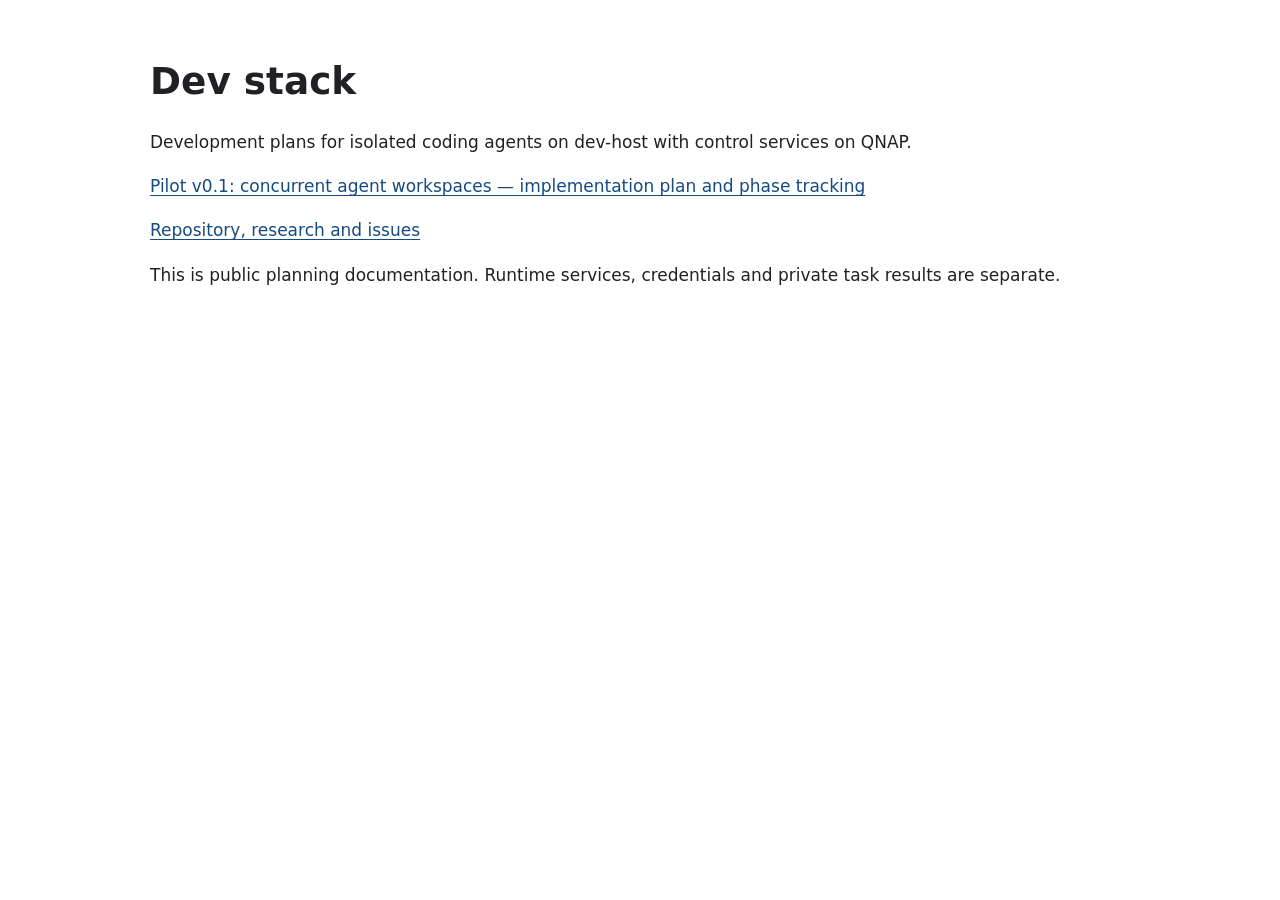
<file: docs/index.html>
<!doctype html>
<html lang="en">
<head>
<meta charset="utf-8">
<meta name="viewport" content="width=device-width,initial-scale=1">
<title>Dev stack plans</title>
<link rel="stylesheet" href="style.css">
</head>
<body>
<main>
<h1>Dev stack</h1>
<p>Development plans for isolated coding agents on dev-host with control services on QNAP.</p>
<p>
<a href="pilot/index.html">Pilot v0.1: concurrent agent workspaces — implementation plan and phase tracking</a>
</p>
<p>
<a href="https://github.com/unearth4334/dev-stack">Repository, research and issues</a>
</p>
<p>This is public planning documentation. Runtime services, credentials and private task results are separate.</p>
</main>
</body>
</html>
</file>
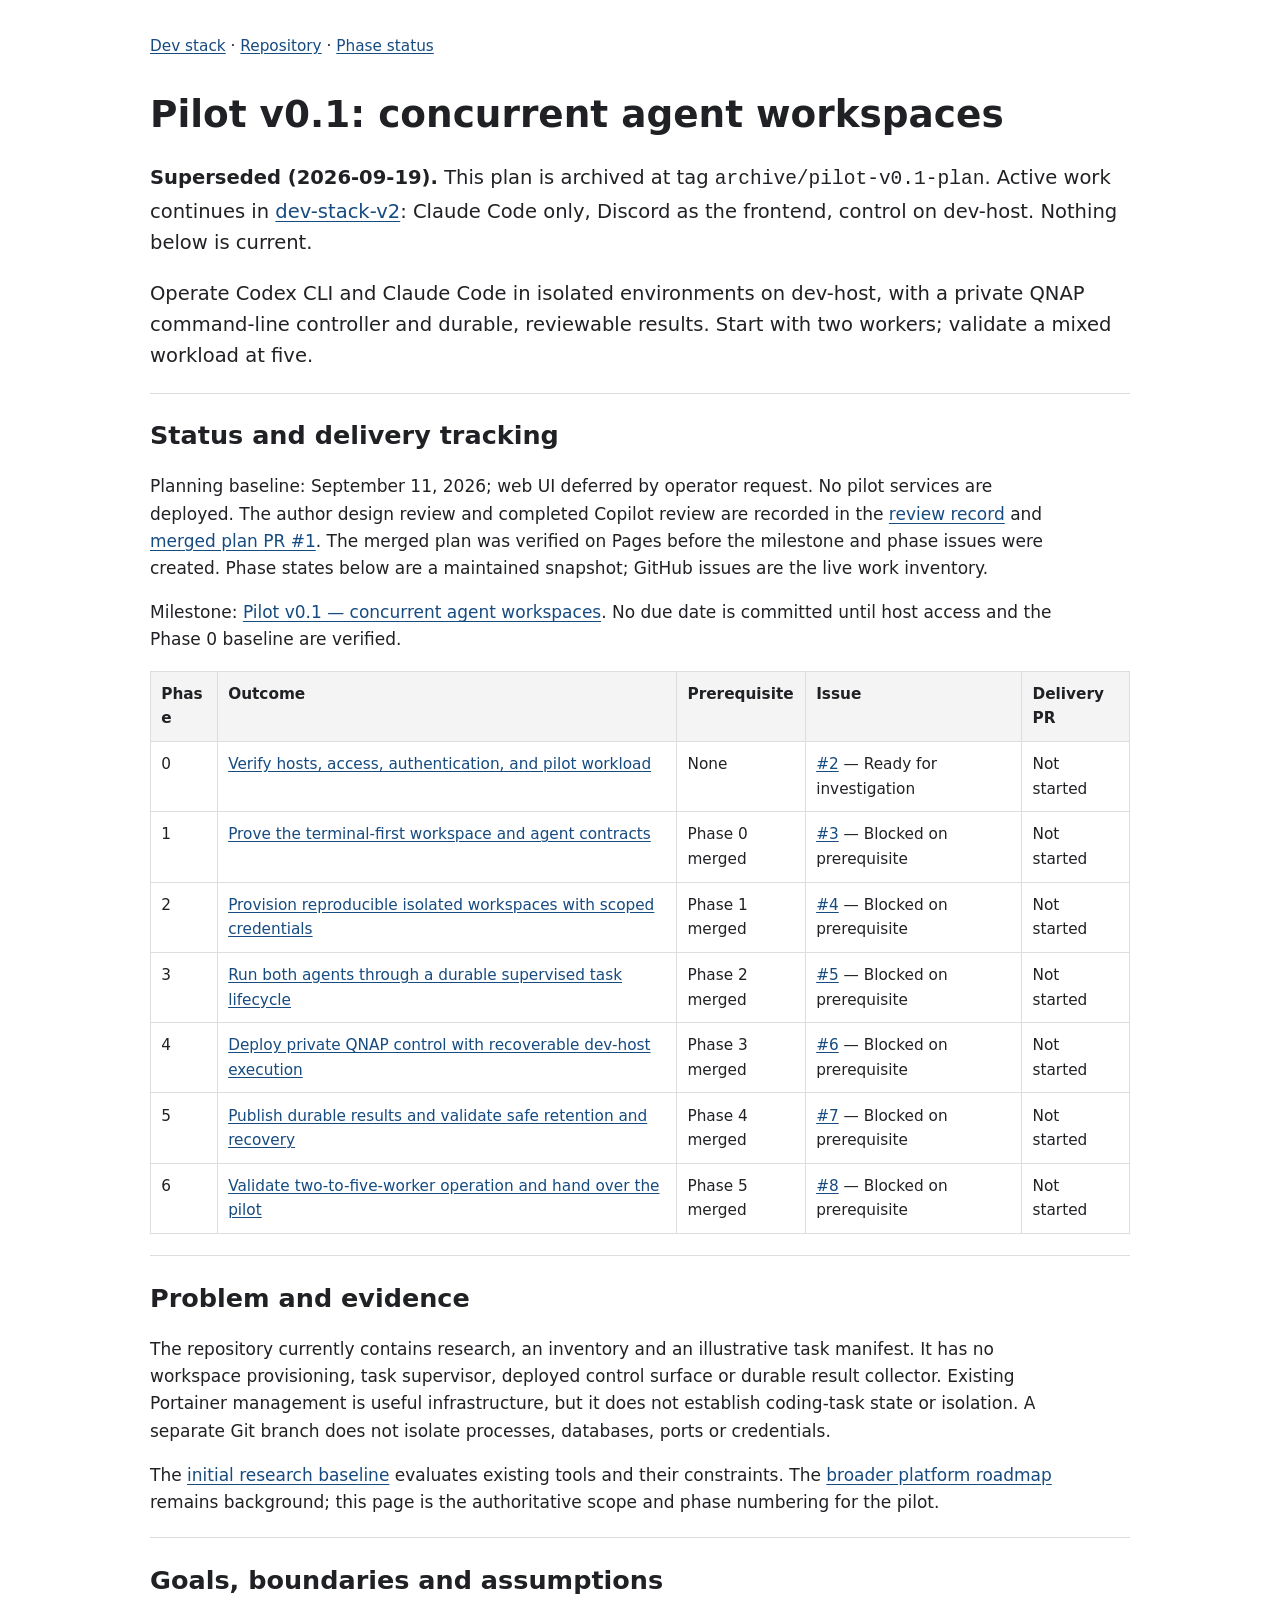
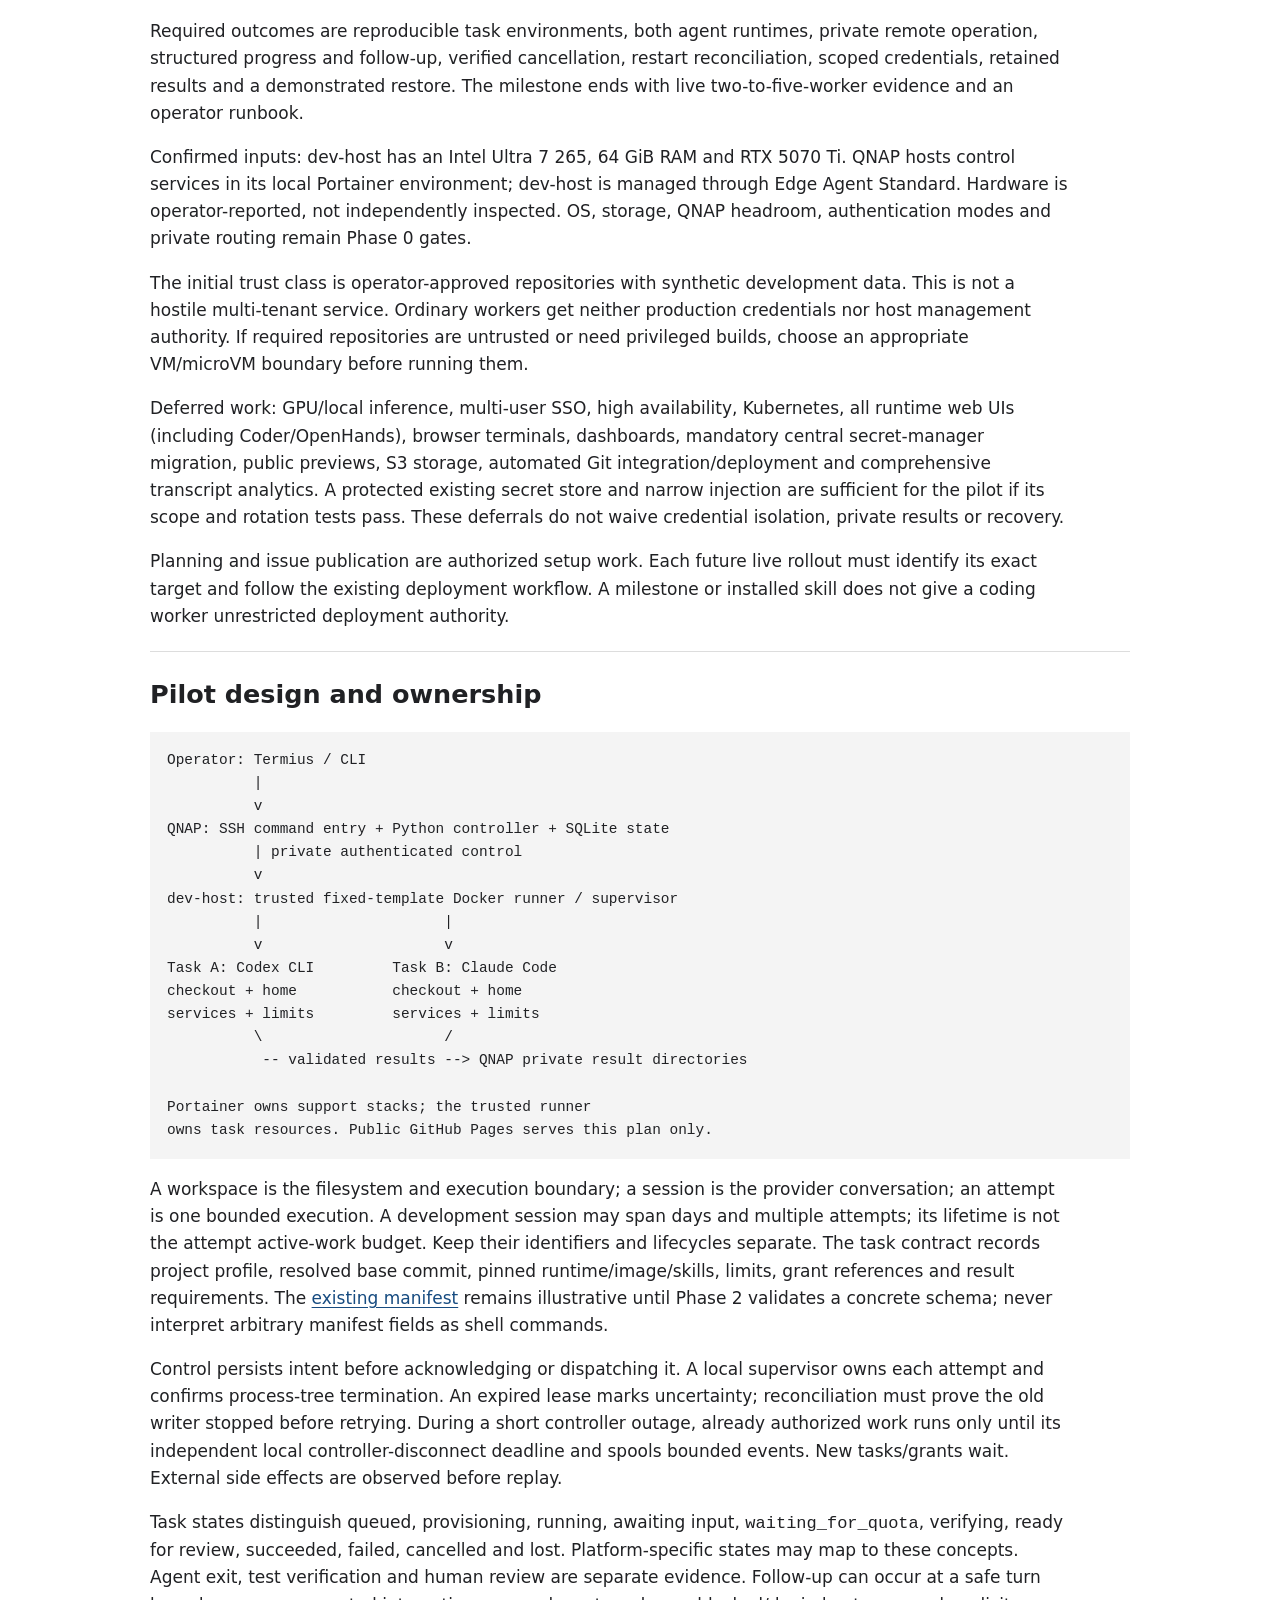
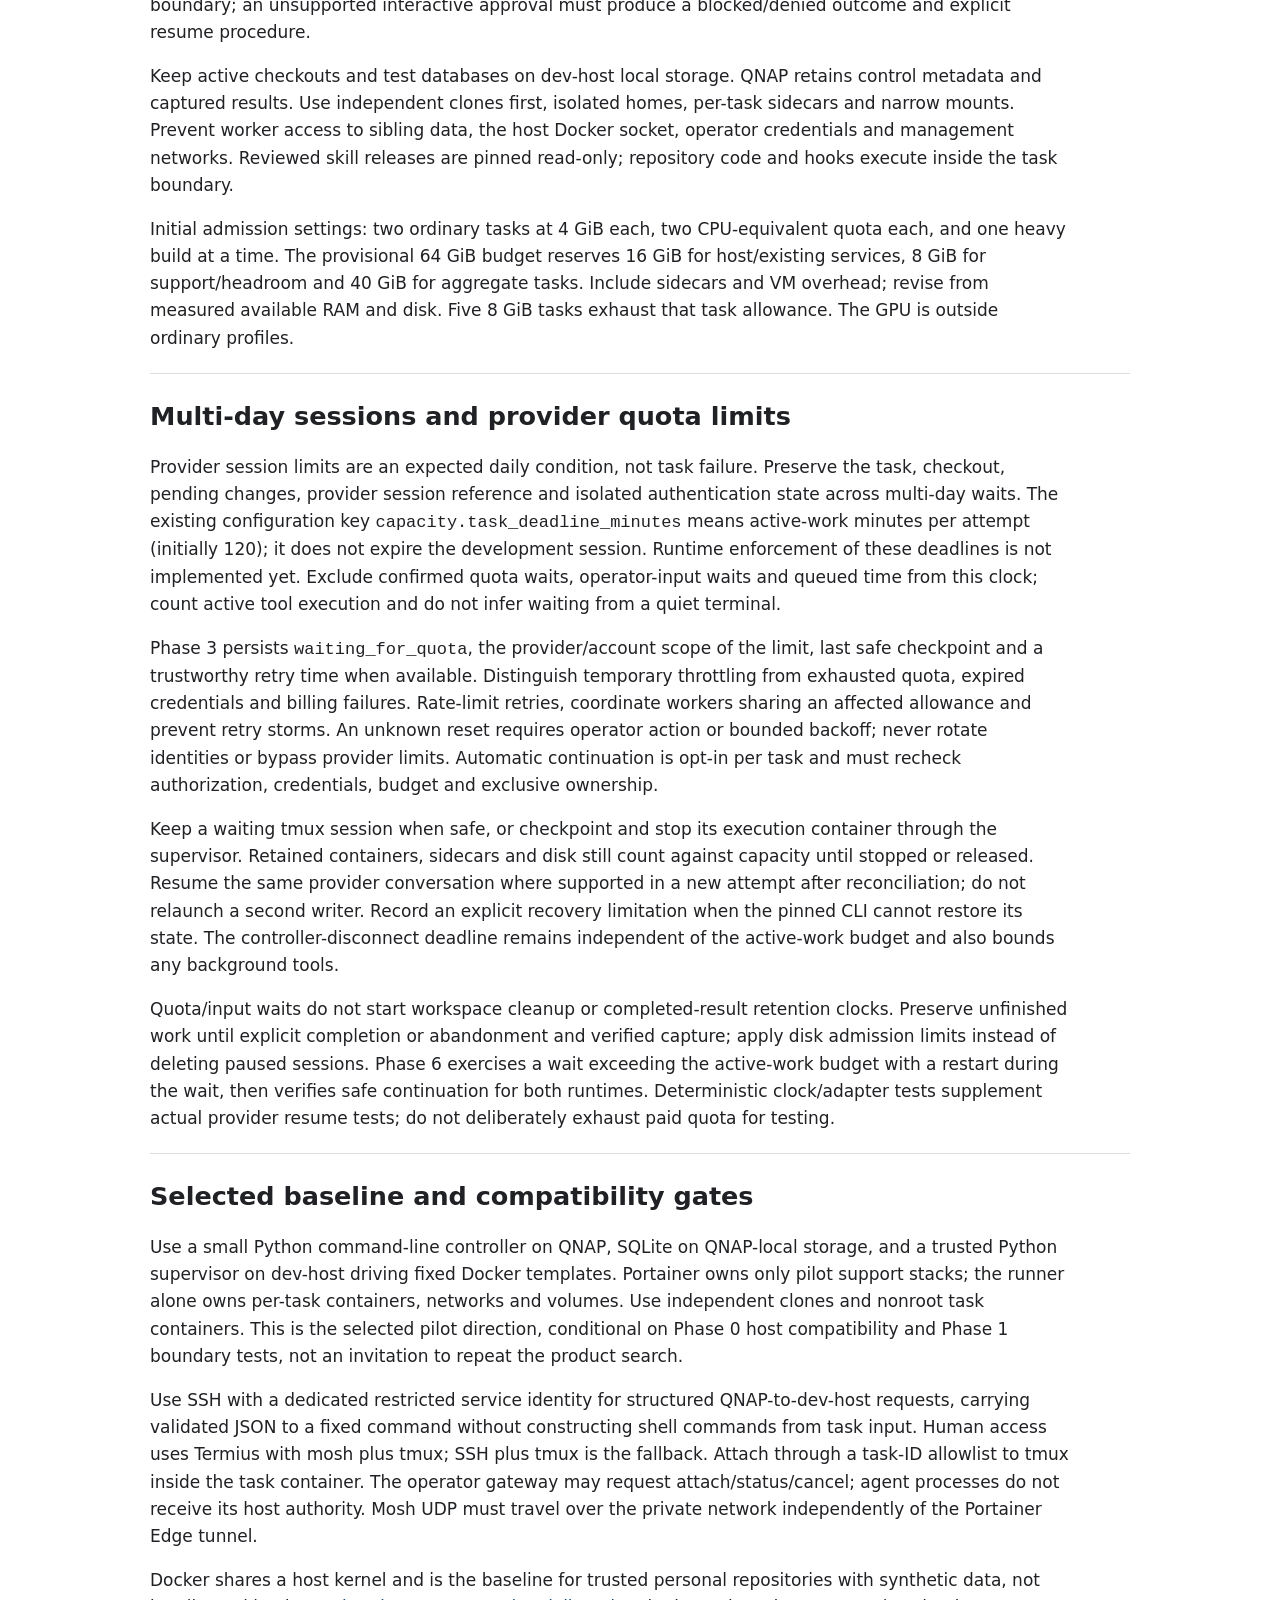
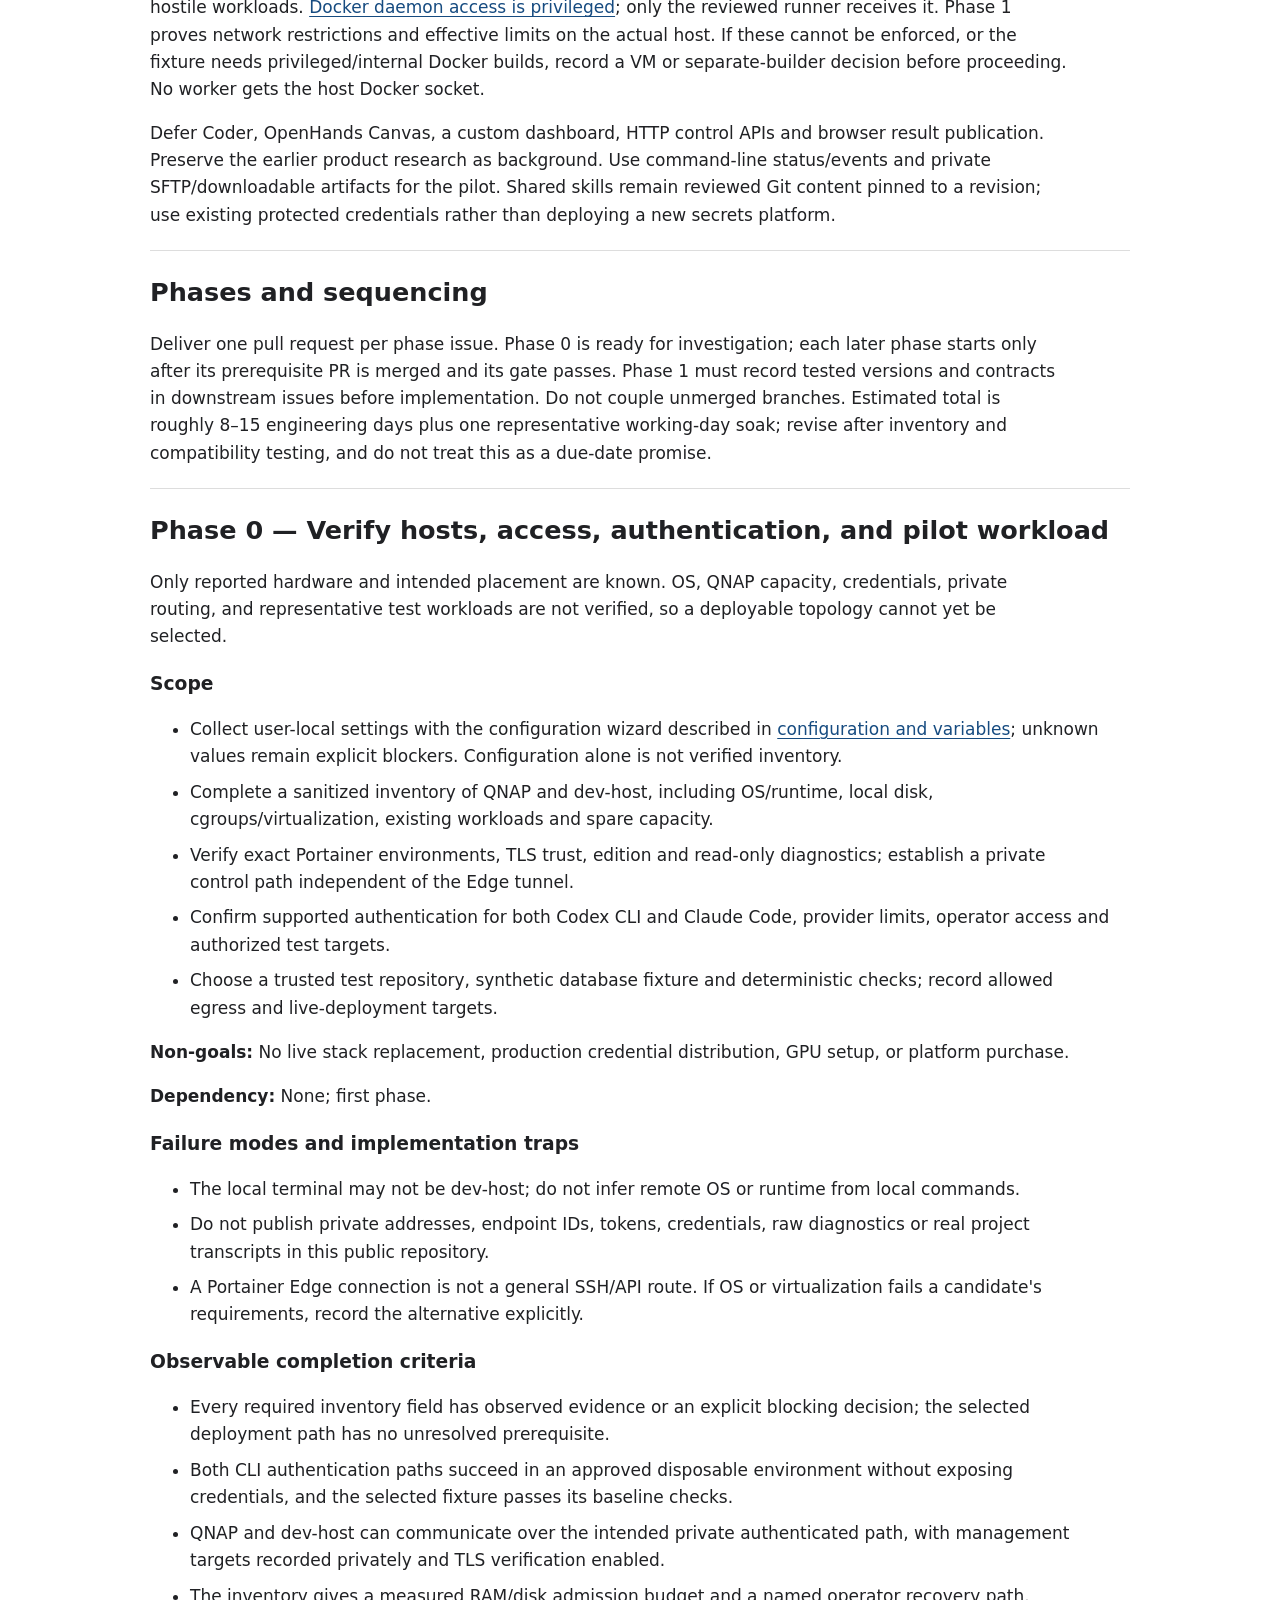
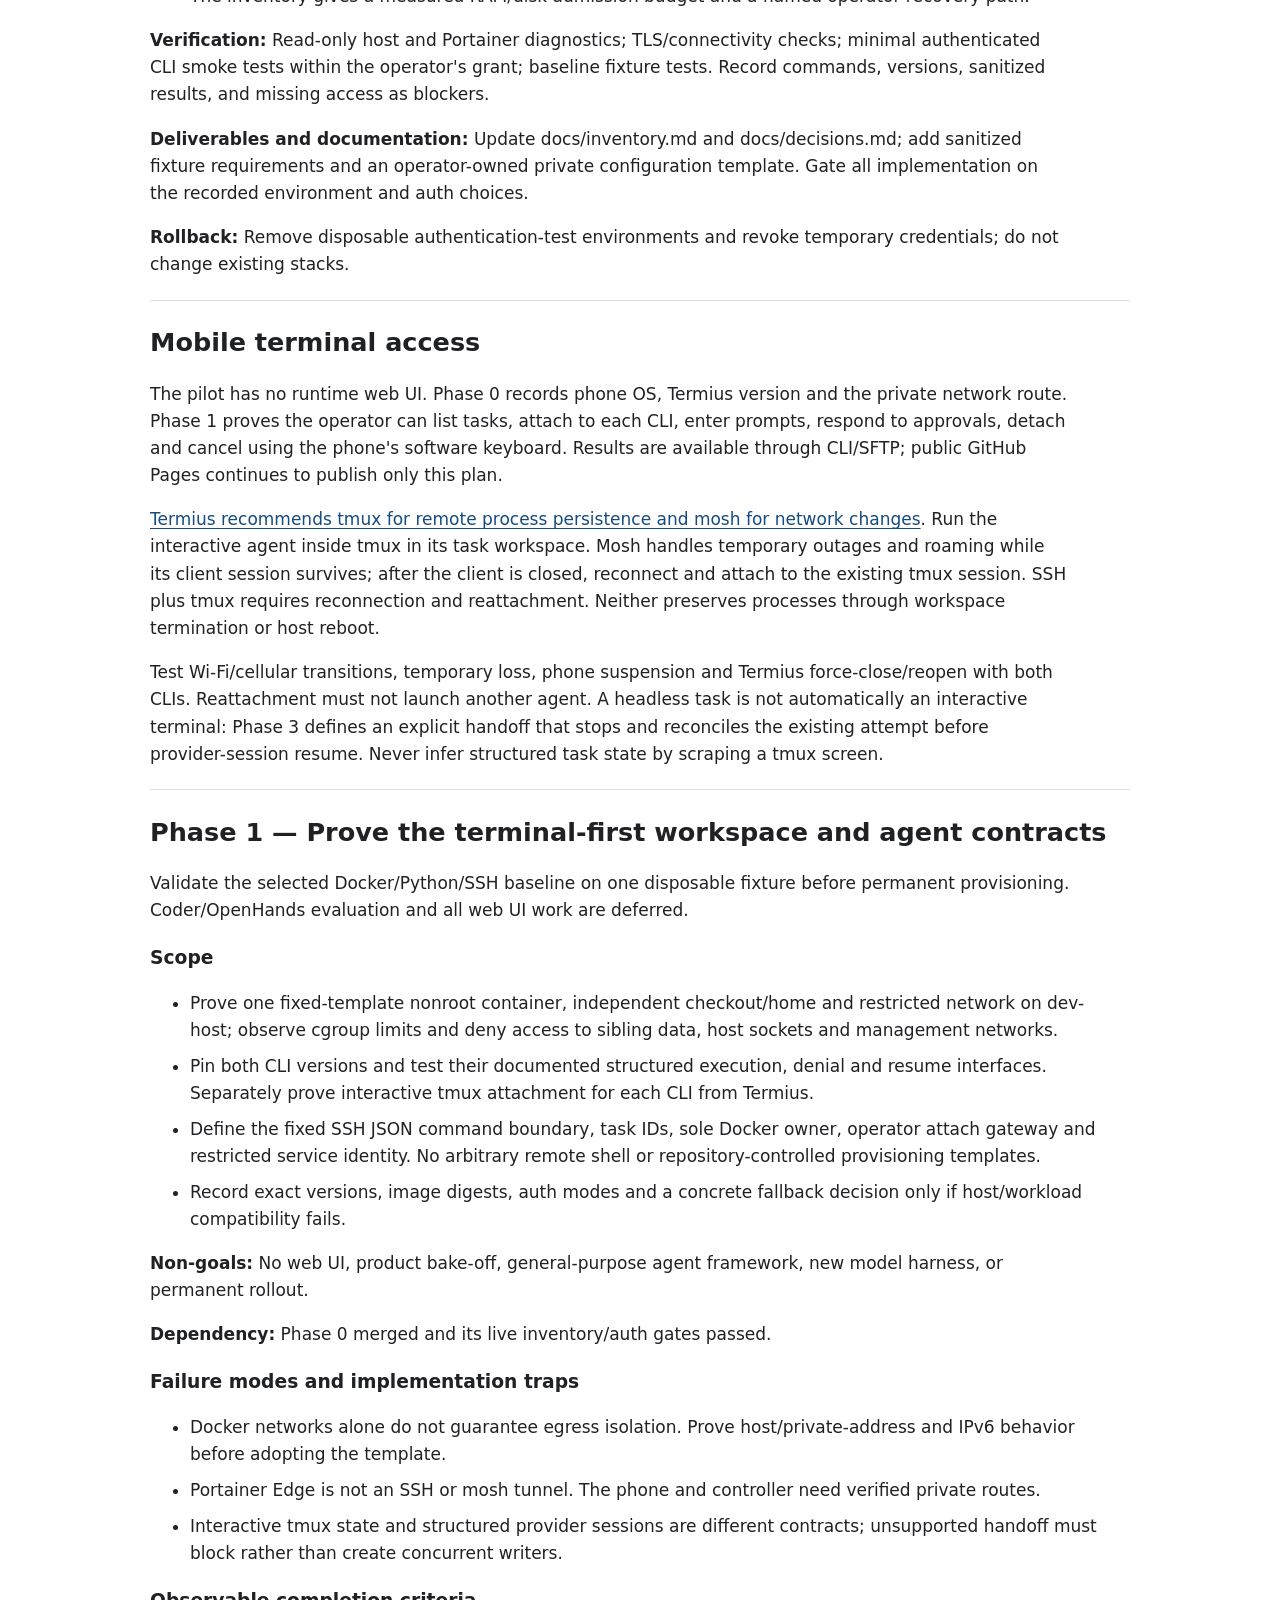
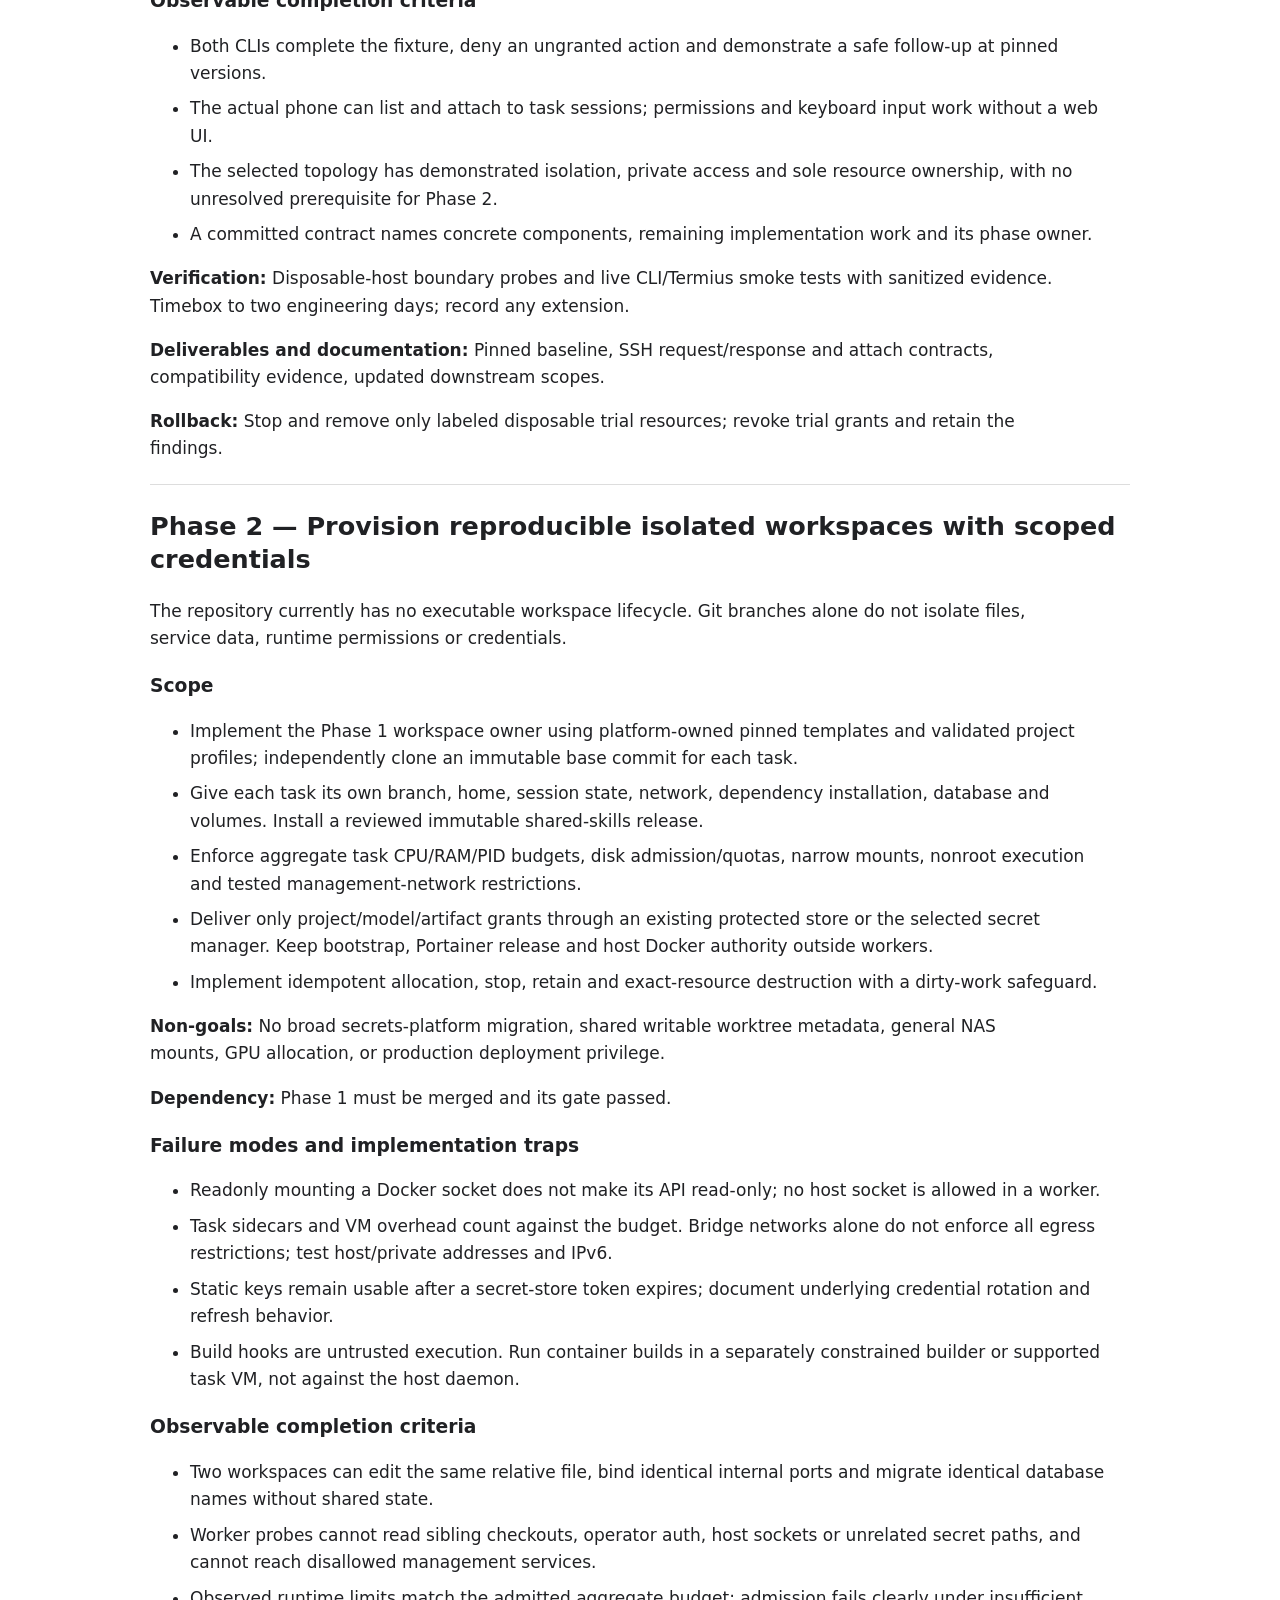
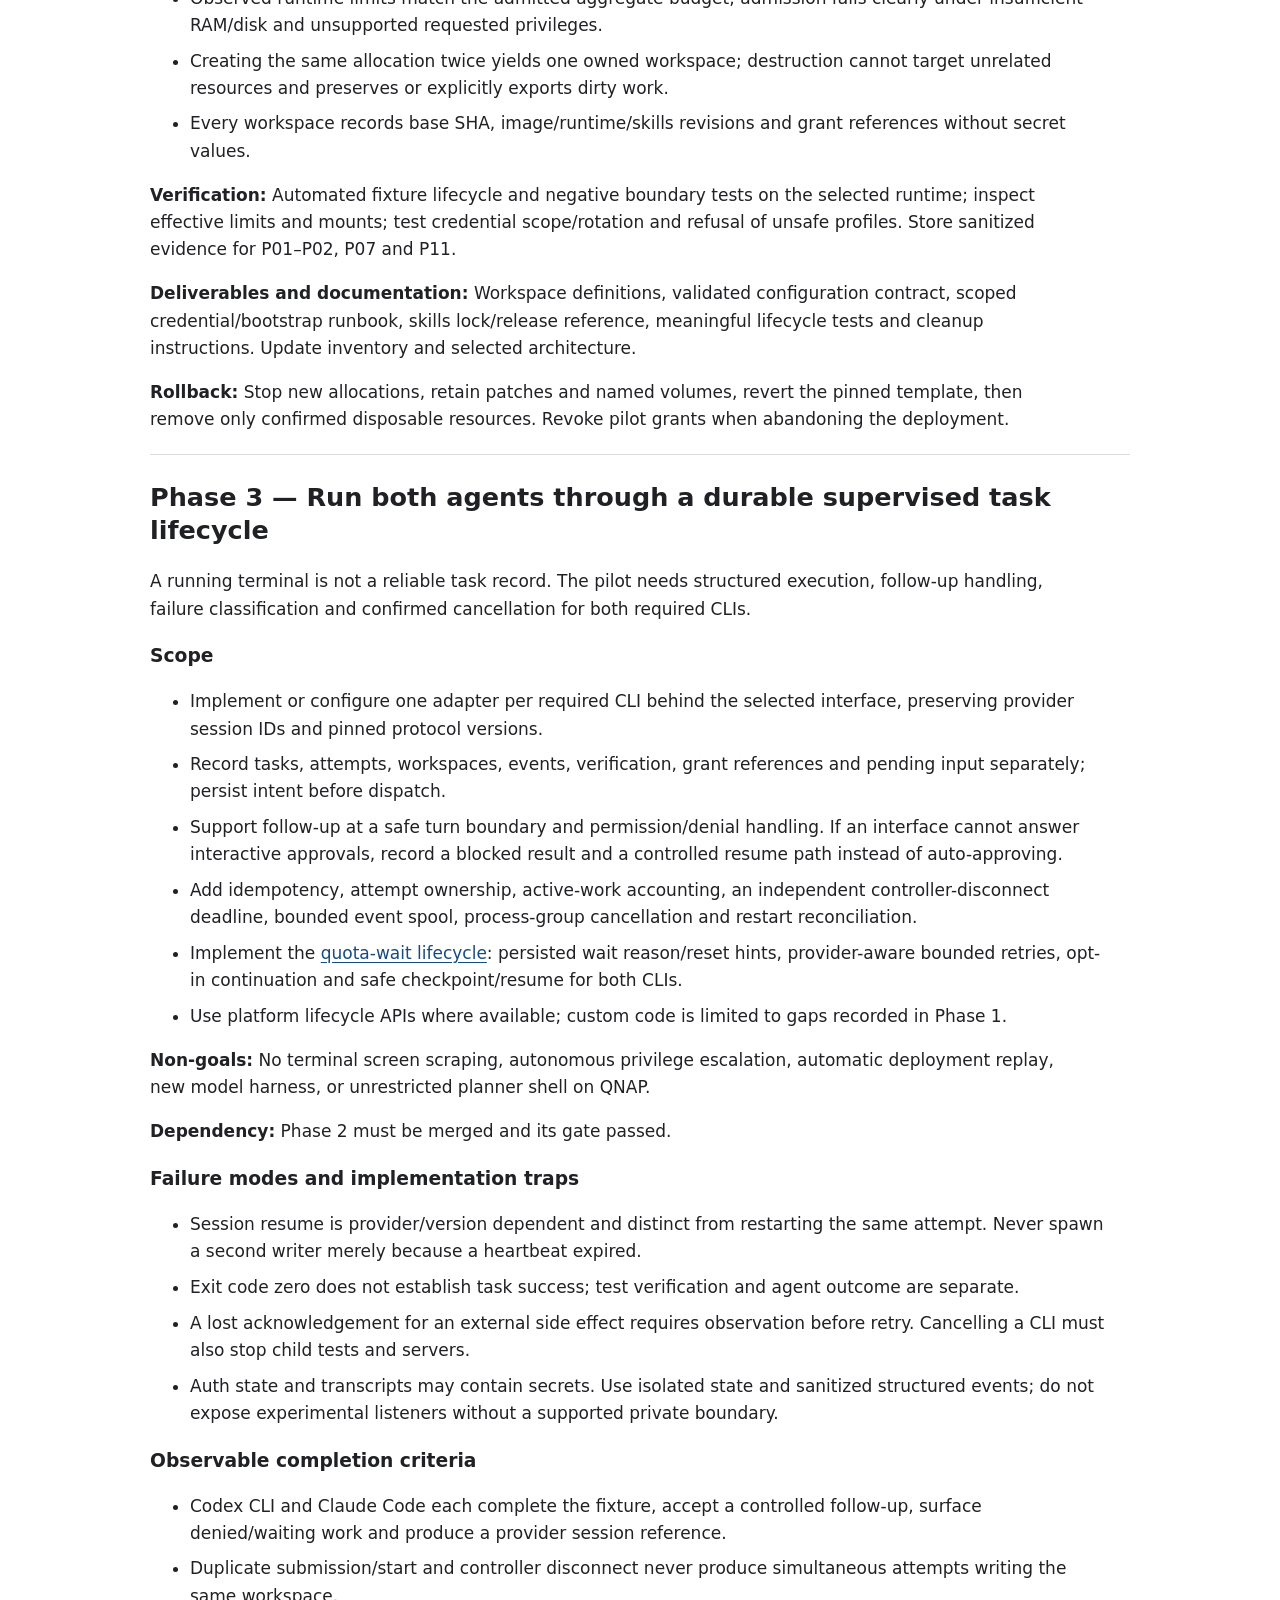
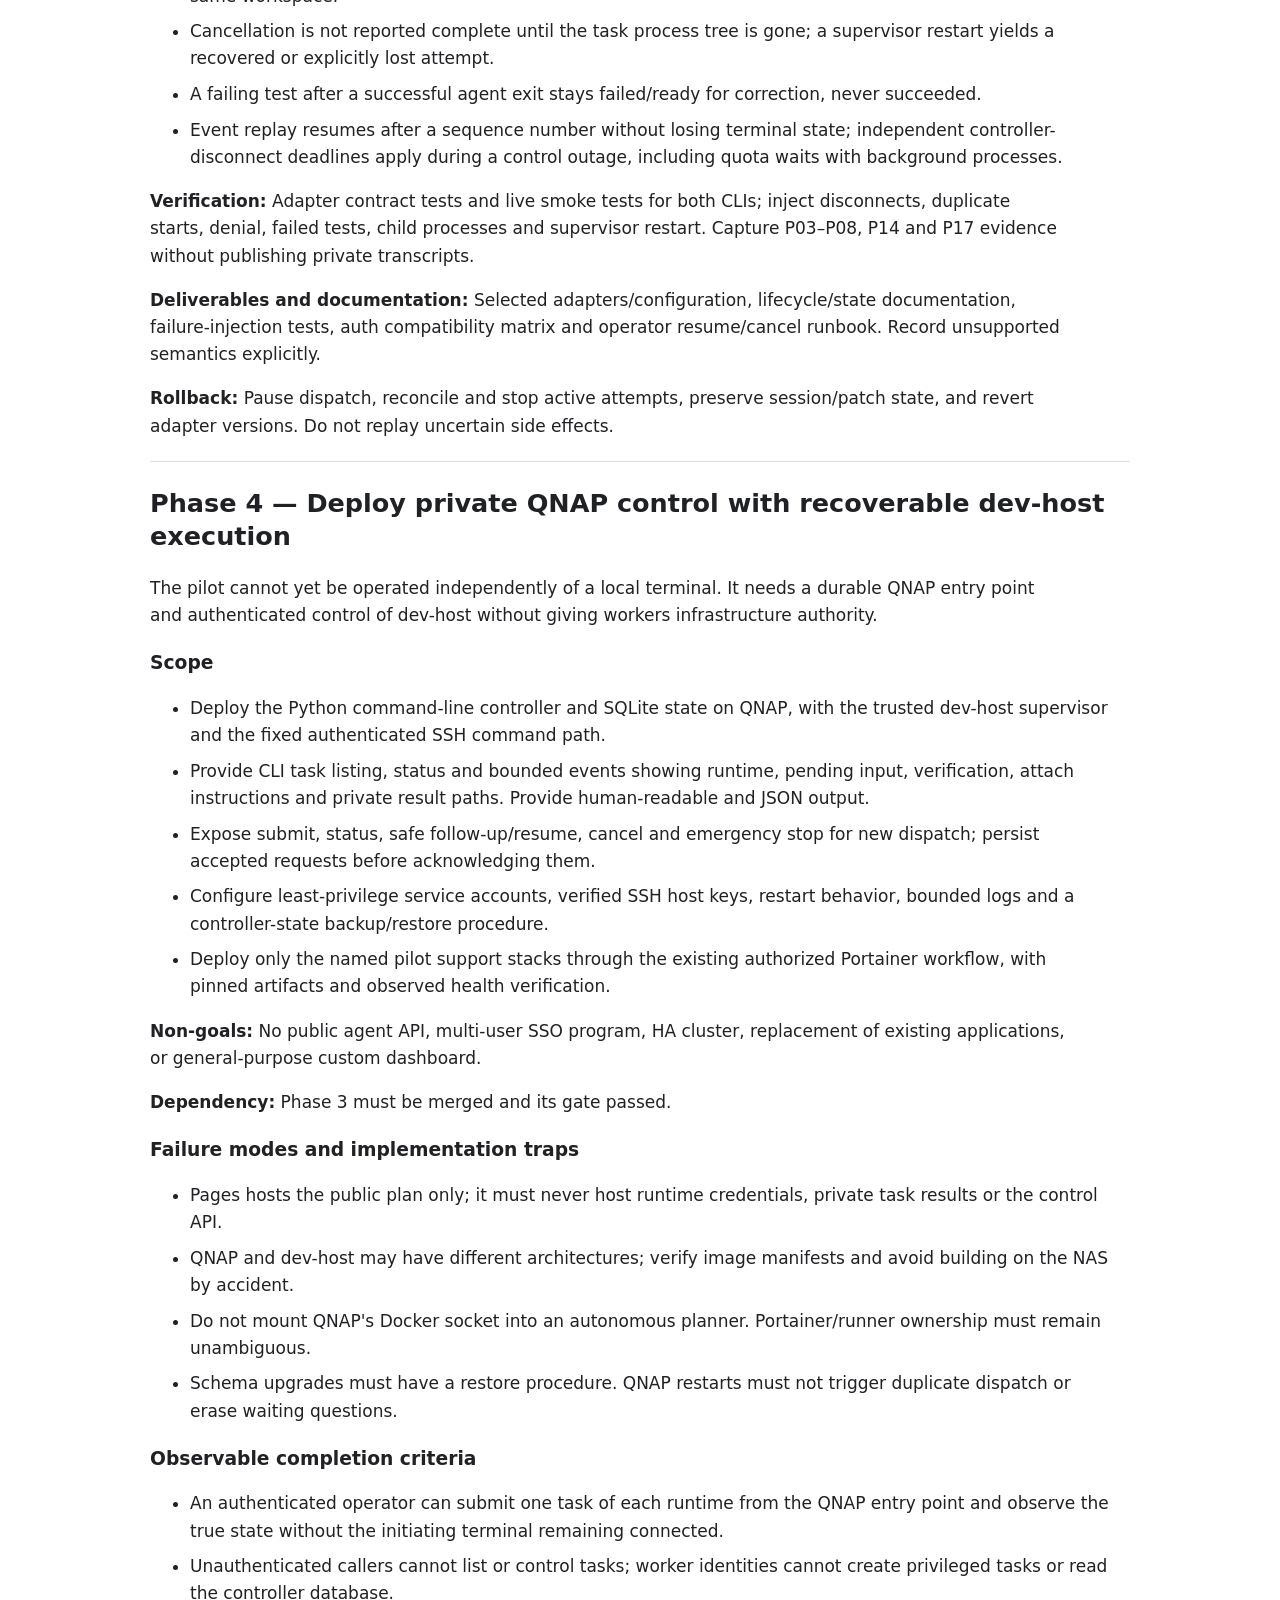
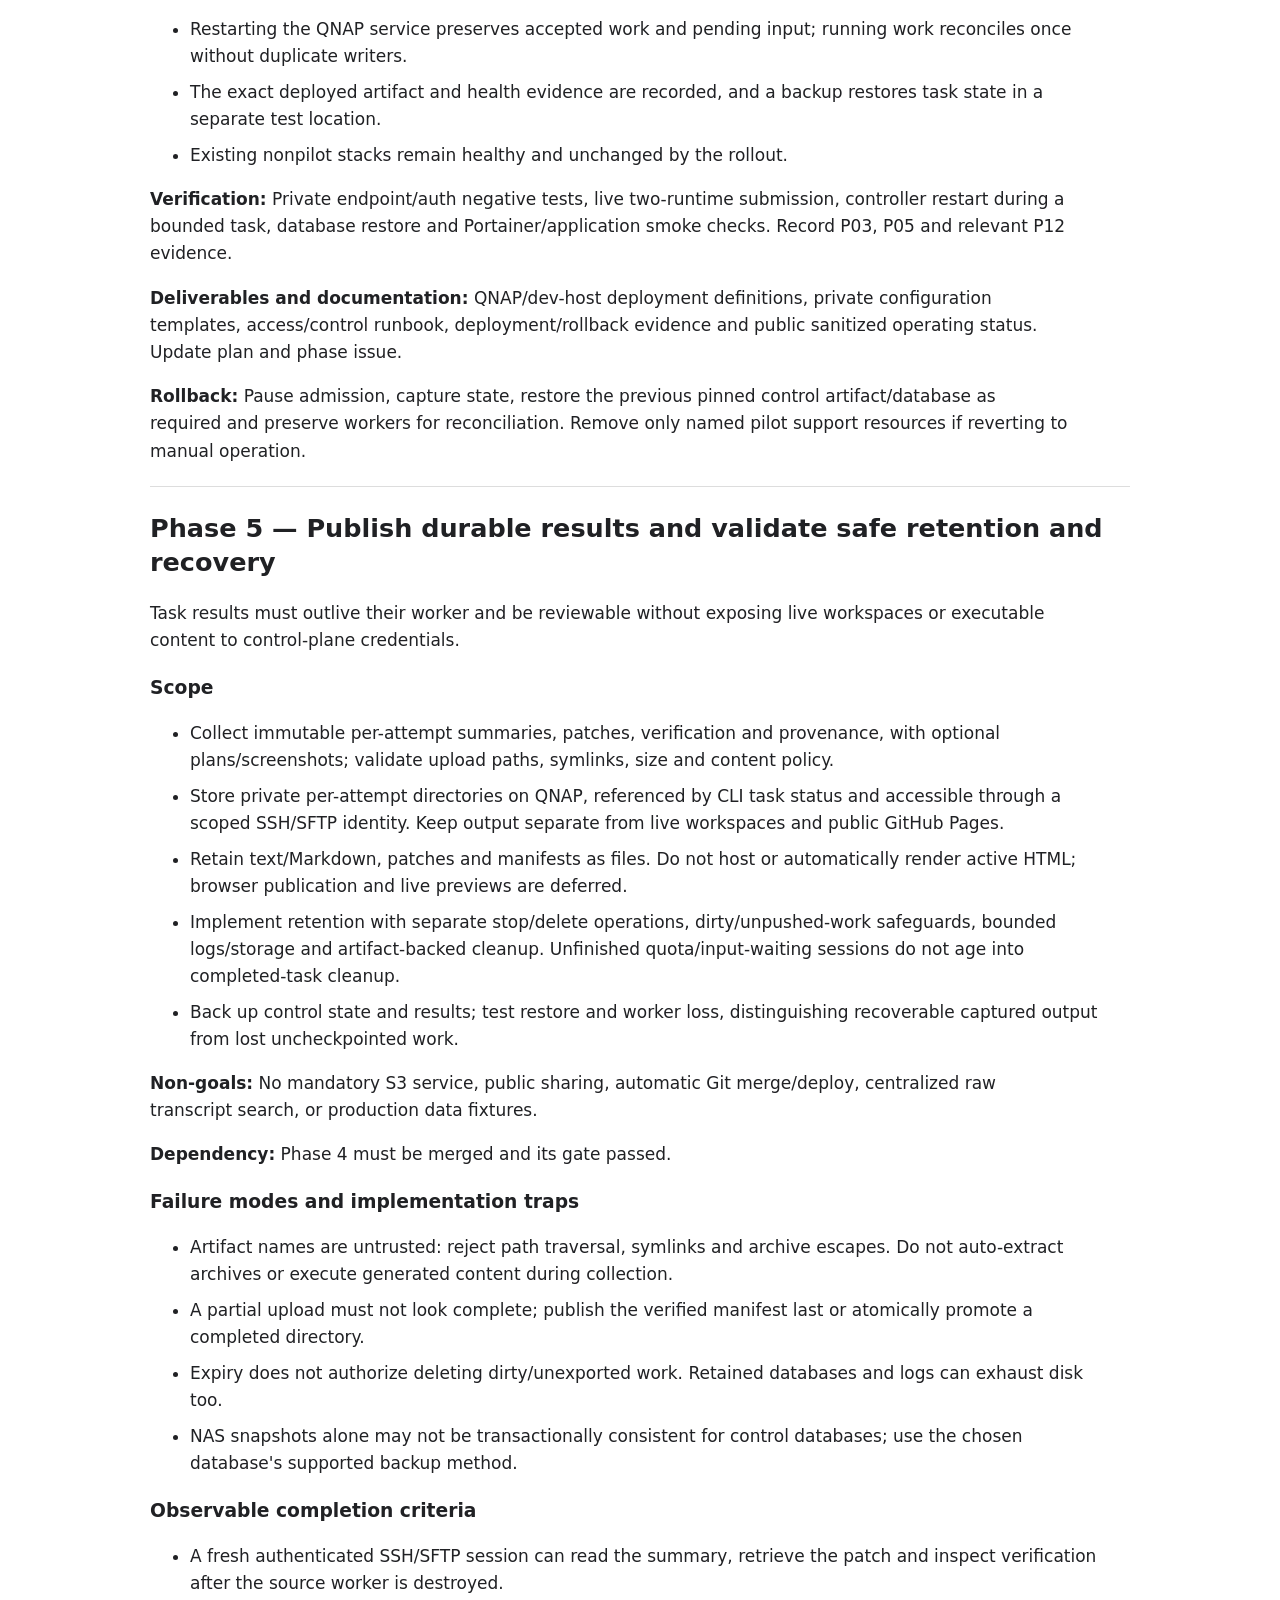
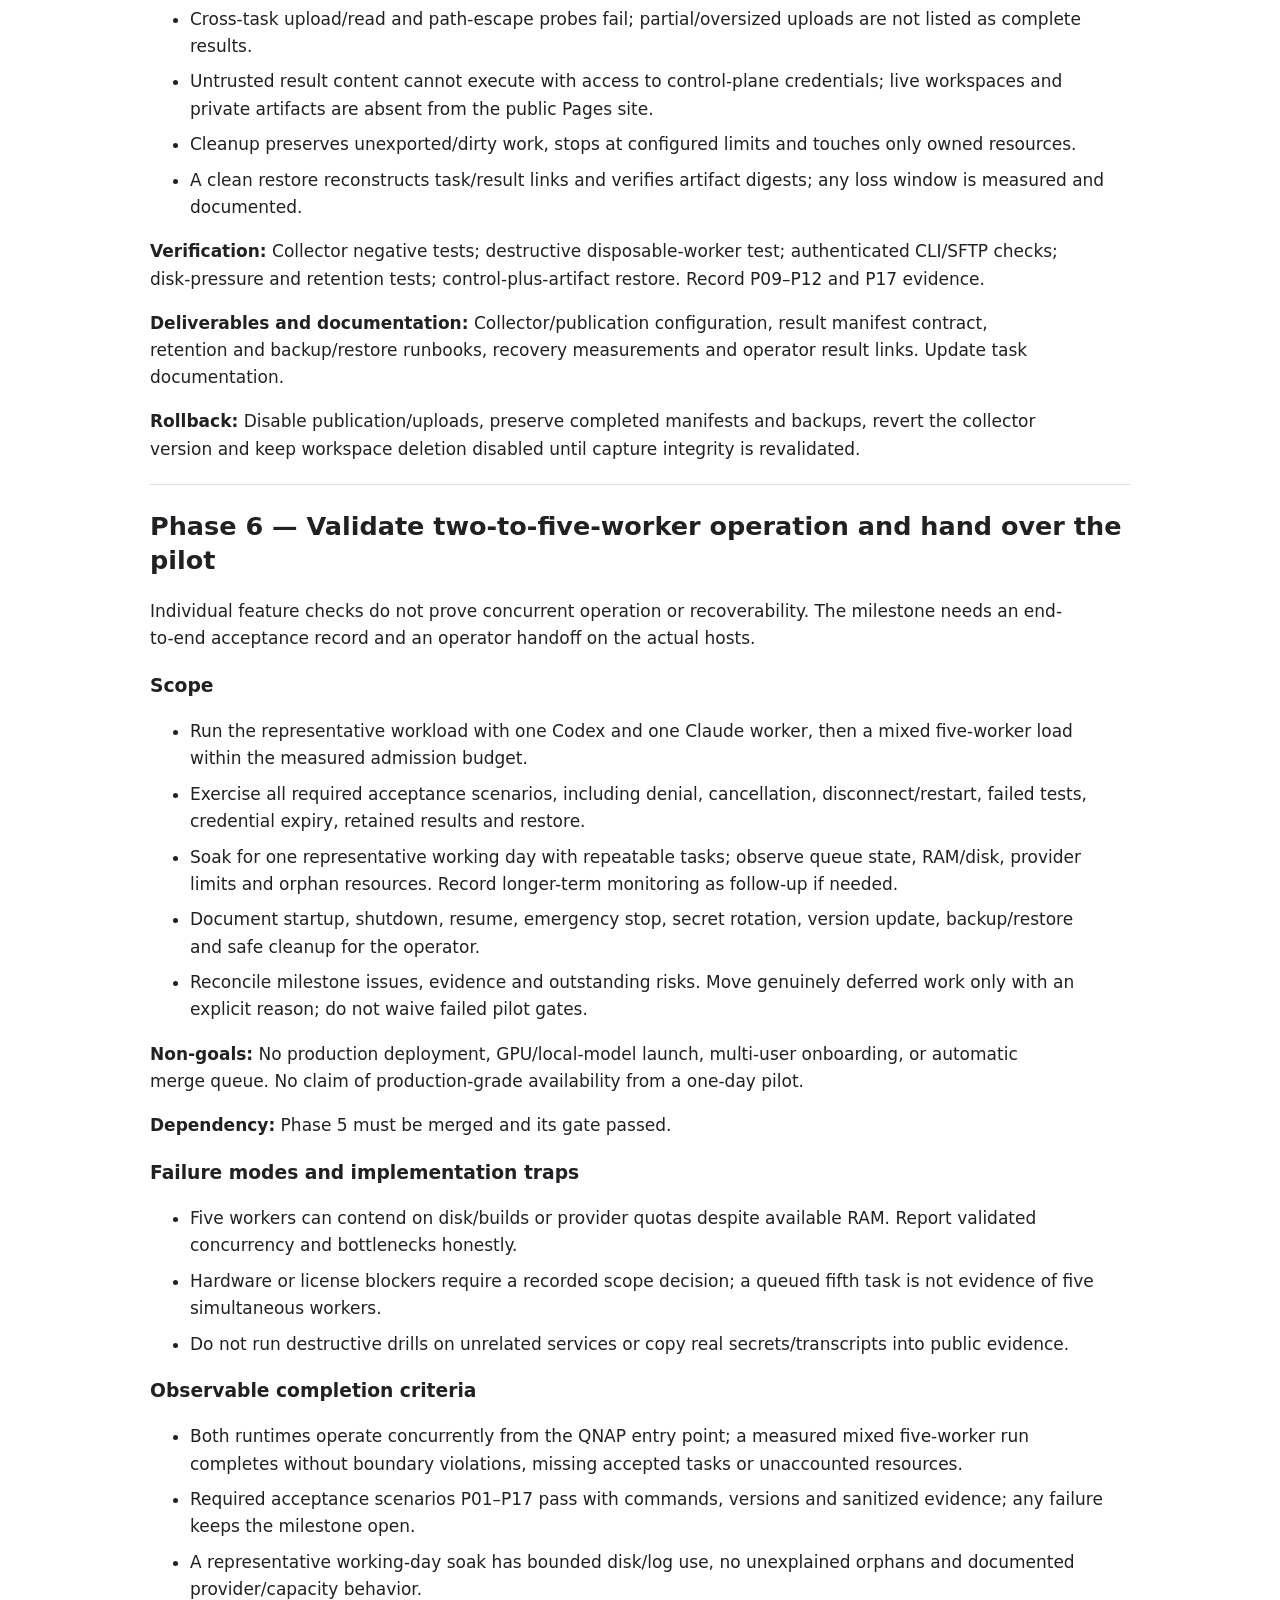
<file: docs/pilot/index.html>
<!doctype html>
<html lang="en">
<head>
<meta charset="utf-8">
<meta name="viewport" content="width=device-width,initial-scale=1">
<title>Pilot v0.1 implementation plan — Dev stack</title>
<link rel="stylesheet" href="../style.css">
</head>
<body>
<main>
<nav aria-label="Documentation">
<a href="../index.html">Dev stack</a> · <a href="https://github.com/unearth4334/dev-stack">Repository</a> · <a href="#status">Phase status</a>
</nav>
<h1>Pilot v0.1: concurrent agent workspaces</h1>
<p class="summary"><strong>Superseded (2026-09-19).</strong> This plan is archived at tag <code>archive/pilot-v0.1-plan</code>. Active work continues in <a href="https://github.com/unearth4334/dev-stack-v2">dev-stack-v2</a>: Claude Code only, Discord as the frontend, control on dev-host. Nothing below is current.</p>
<p class="summary">Operate Codex CLI and Claude Code in isolated environments on dev-host, with a private QNAP command-line controller and durable, reviewable results. Start with two workers; validate a mixed workload at five.</p>
<section id="status">
<h2>Status and delivery tracking</h2>
<p>Planning baseline: September 11, 2026; web UI deferred by operator request. No pilot services are deployed. The author design review and completed Copilot review are recorded in the <a href="https://github.com/unearth4334/dev-stack/blob/main/docs/pilot/review.md">review record</a> and <a href="https://github.com/unearth4334/dev-stack/pull/1">merged plan PR #1</a>. The merged plan was verified on Pages before the milestone and phase issues were created. Phase states below are a maintained snapshot; GitHub issues are the live work inventory.</p>
<p id="milestone-link">Milestone: <a href="https://github.com/unearth4334/dev-stack/milestone/1">Pilot v0.1 — concurrent agent workspaces</a>. No due date is committed until host access and the Phase 0 baseline are verified.</p>
<table>
<thead>
<tr>
<th>Phase</th>
<th>Outcome</th>
<th>Prerequisite</th>
<th>Issue</th>
<th>Delivery PR</th>
</tr>
</thead>
<tbody>
<tr>
<td>0</td>
<td>
<a href="#phase-0">Verify hosts, access, authentication, and pilot workload</a>
</td>
<td>None</td>
<td id="issue-0"><a href="https://github.com/unearth4334/dev-stack/issues/2">#2</a> — Ready for investigation</td>
<td id="pr-0">Not started</td>
</tr>
<tr>
<td>1</td>
<td>
<a href="#phase-1">Prove the terminal-first workspace and agent contracts</a>
</td>
<td>Phase 0 merged</td>
<td id="issue-1"><a href="https://github.com/unearth4334/dev-stack/issues/3">#3</a> — Blocked on prerequisite</td>
<td id="pr-1">Not started</td>
</tr>
<tr>
<td>2</td>
<td>
<a href="#phase-2">Provision reproducible isolated workspaces with scoped credentials</a>
</td>
<td>Phase 1 merged</td>
<td id="issue-2"><a href="https://github.com/unearth4334/dev-stack/issues/4">#4</a> — Blocked on prerequisite</td>
<td id="pr-2">Not started</td>
</tr>
<tr>
<td>3</td>
<td>
<a href="#phase-3">Run both agents through a durable supervised task lifecycle</a>
</td>
<td>Phase 2 merged</td>
<td id="issue-3"><a href="https://github.com/unearth4334/dev-stack/issues/5">#5</a> — Blocked on prerequisite</td>
<td id="pr-3">Not started</td>
</tr>
<tr>
<td>4</td>
<td>
<a href="#phase-4">Deploy private QNAP control with recoverable dev-host execution</a>
</td>
<td>Phase 3 merged</td>
<td id="issue-4"><a href="https://github.com/unearth4334/dev-stack/issues/6">#6</a> — Blocked on prerequisite</td>
<td id="pr-4">Not started</td>
</tr>
<tr>
<td>5</td>
<td>
<a href="#phase-5">Publish durable results and validate safe retention and recovery</a>
</td>
<td>Phase 4 merged</td>
<td id="issue-5"><a href="https://github.com/unearth4334/dev-stack/issues/7">#7</a> — Blocked on prerequisite</td>
<td id="pr-5">Not started</td>
</tr>
<tr>
<td>6</td>
<td>
<a href="#phase-6">Validate two-to-five-worker operation and hand over the pilot</a>
</td>
<td>Phase 5 merged</td>
<td id="issue-6"><a href="https://github.com/unearth4334/dev-stack/issues/8">#8</a> — Blocked on prerequisite</td>
<td id="pr-6">Not started</td>
</tr>
</tbody>
</table>
</section>
<section id="problem">
<h2>Problem and evidence</h2>
<p>The repository currently contains research, an inventory and an illustrative task manifest. It has no workspace provisioning, task supervisor, deployed control surface or durable result collector. Existing Portainer management is useful infrastructure, but it does not establish coding-task state or isolation. A separate Git branch does not isolate processes, databases, ports or credentials.</p>
<p>The <a href="https://github.com/unearth4334/dev-stack/blob/aea999548bbacc14836e1e23c313f0b6d16b575d/docs/research.md">initial research baseline</a> evaluates existing tools and their constraints. The <a href="https://github.com/unearth4334/dev-stack/blob/main/docs/platform-roadmap.md">broader platform roadmap</a> remains background; this page is the authoritative scope and phase numbering for the pilot.</p>
</section>
<section id="scope">
<h2>Goals, boundaries and assumptions</h2>
<p>Required outcomes are reproducible task environments, both agent runtimes, private remote operation, structured progress and follow-up, verified cancellation, restart reconciliation, scoped credentials, retained results and a demonstrated restore. The milestone ends with live two-to-five-worker evidence and an operator runbook.</p>
<p>Confirmed inputs: dev-host has an Intel Ultra 7 265, 64 GiB RAM and RTX 5070 Ti. QNAP hosts control services in its local Portainer environment; dev-host is managed through Edge Agent Standard. Hardware is operator-reported, not independently inspected. OS, storage, QNAP headroom, authentication modes and private routing remain Phase 0 gates.</p>
<p>The initial trust class is operator-approved repositories with synthetic development data. This is not a hostile multi-tenant service. Ordinary workers get neither production credentials nor host management authority. If required repositories are untrusted or need privileged builds, choose an appropriate VM/microVM boundary before running them.</p>
<p>Deferred work: GPU/local inference, multi-user SSO, high availability, Kubernetes, all runtime web UIs (including Coder/OpenHands), browser terminals, dashboards, mandatory central secret-manager migration, public previews, S3 storage, automated Git integration/deployment and comprehensive transcript analytics. A protected existing secret store and narrow injection are sufficient for the pilot if its scope and rotation tests pass. These deferrals do not waive credential isolation, private results or recovery.</p>
<p>Planning and issue publication are authorized setup work. Each future live rollout must identify its exact target and follow the existing deployment workflow. A milestone or installed skill does not give a coding worker unrestricted deployment authority.</p>
</section>
<section id="design">
<h2>Pilot design and ownership</h2>
<pre aria-label="Logical architecture">Operator: Termius / CLI
          |
          v
QNAP: SSH command entry + Python controller + SQLite state
          | private authenticated control
          v
dev-host: trusted fixed-template Docker runner / supervisor
          |                     |
          v                     v
Task A: Codex CLI         Task B: Claude Code
checkout + home           checkout + home
services + limits         services + limits
          \                     /
           -- validated results --&gt; QNAP private result directories

Portainer owns support stacks; the trusted runner
owns task resources. Public GitHub Pages serves this plan only.</pre>
<p>A workspace is the filesystem and execution boundary; a session is the provider conversation; an attempt is one bounded execution. A development session may span days and multiple attempts; its lifetime is not the attempt active-work budget. Keep their identifiers and lifecycles separate. The task contract records project profile, resolved base commit, pinned runtime/image/skills, limits, grant references and result requirements. The <a href="https://github.com/unearth4334/dev-stack/blob/main/examples/task.example.json">existing manifest</a> remains illustrative until Phase 2 validates a concrete schema; never interpret arbitrary manifest fields as shell commands.</p>
<p>Control persists intent before acknowledging or dispatching it. A local supervisor owns each attempt and confirms process-tree termination. An expired lease marks uncertainty; reconciliation must prove the old writer stopped before retrying. During a short controller outage, already authorized work runs only until its independent local controller-disconnect deadline and spools bounded events. New tasks/grants wait. External side effects are observed before replay.</p>
<p>Task states distinguish queued, provisioning, running, awaiting input, <code>waiting_for_quota</code>, verifying, ready for review, succeeded, failed, cancelled and lost. Platform-specific states may map to these concepts. Agent exit, test verification and human review are separate evidence. Follow-up can occur at a safe turn boundary; an unsupported interactive approval must produce a blocked/denied outcome and explicit resume procedure.</p>
<p>Keep active checkouts and test databases on dev-host local storage. QNAP retains control metadata and captured results. Use independent clones first, isolated homes, per-task sidecars and narrow mounts. Prevent worker access to sibling data, the host Docker socket, operator credentials and management networks. Reviewed skill releases are pinned read-only; repository code and hooks execute inside the task boundary.</p>
<p>Initial admission settings: two ordinary tasks at 4 GiB each, two CPU-equivalent quota each, and one heavy build at a time. The provisional 64 GiB budget reserves 16 GiB for host/existing services, 8 GiB for support/headroom and 40 GiB for aggregate tasks. Include sidecars and VM overhead; revise from measured available RAM and disk. Five 8 GiB tasks exhaust that task allowance. The GPU is outside ordinary profiles.</p>
</section>
<section id="quota-waits">
<h2>Multi-day sessions and provider quota limits</h2>
<p>Provider session limits are an expected daily condition, not task failure. Preserve the task, checkout, pending changes, provider session reference and isolated authentication state across multi-day waits. The existing configuration key <code>capacity.task_deadline_minutes</code> means active-work minutes per attempt (initially 120); it does not expire the development session. Runtime enforcement of these deadlines is not implemented yet. Exclude confirmed quota waits, operator-input waits and queued time from this clock; count active tool execution and do not infer waiting from a quiet terminal.</p>
<p>Phase 3 persists <code>waiting_for_quota</code>, the provider/account scope of the limit, last safe checkpoint and a trustworthy retry time when available. Distinguish temporary throttling from exhausted quota, expired credentials and billing failures. Rate-limit retries, coordinate workers sharing an affected allowance and prevent retry storms. An unknown reset requires operator action or bounded backoff; never rotate identities or bypass provider limits. Automatic continuation is opt-in per task and must recheck authorization, credentials, budget and exclusive ownership.</p>
<p>Keep a waiting tmux session when safe, or checkpoint and stop its execution container through the supervisor. Retained containers, sidecars and disk still count against capacity until stopped or released. Resume the same provider conversation where supported in a new attempt after reconciliation; do not relaunch a second writer. Record an explicit recovery limitation when the pinned CLI cannot restore its state. The controller-disconnect deadline remains independent of the active-work budget and also bounds any background tools.</p>
<p>Quota/input waits do not start workspace cleanup or completed-result retention clocks. Preserve unfinished work until explicit completion or abandonment and verified capture; apply disk admission limits instead of deleting paused sessions. Phase 6 exercises a wait exceeding the active-work budget with a restart during the wait, then verifies safe continuation for both runtimes. Deterministic clock/adapter tests supplement actual provider resume tests; do not deliberately exhaust paid quota for testing.</p>
</section>
<section id="alternatives">
<h2>Selected baseline and compatibility gates</h2>
<p>Use a small Python command-line controller on QNAP, SQLite on QNAP-local storage, and a trusted Python supervisor on dev-host driving fixed Docker templates. Portainer owns only pilot support stacks; the runner alone owns per-task containers, networks and volumes. Use independent clones and nonroot task containers. This is the selected pilot direction, conditional on Phase 0 host compatibility and Phase 1 boundary tests, not an invitation to repeat the product search.</p>
<p>Use SSH with a dedicated restricted service identity for structured QNAP-to-dev-host requests, carrying validated JSON to a fixed command without constructing shell commands from task input. Human access uses Termius with mosh plus tmux; SSH plus tmux is the fallback. Attach through a task-ID allowlist to tmux inside the task container. The operator gateway may request attach/status/cancel; agent processes do not receive its host authority. Mosh UDP must travel over the private network independently of the Portainer Edge tunnel.</p>
<p>Docker shares a host kernel and is the baseline for trusted personal repositories with synthetic data, not hostile workloads. <a href="https://docs.docker.com/engine/security/">Docker daemon access is privileged</a>; only the reviewed runner receives it. Phase 1 proves network restrictions and effective limits on the actual host. If these cannot be enforced, or the fixture needs privileged/internal Docker builds, record a VM or separate-builder decision before proceeding. No worker gets the host Docker socket.</p>
<p>Defer Coder, OpenHands Canvas, a custom dashboard, HTTP control APIs and browser result publication. Preserve the earlier product research as background. Use command-line status/events and private SFTP/downloadable artifacts for the pilot. Shared skills remain reviewed Git content pinned to a revision; use existing protected credentials rather than deploying a new secrets platform.</p>
</section>
<section id="sequencing">
<h2>Phases and sequencing</h2>
<p>Deliver one pull request per phase issue. Phase 0 is ready for investigation; each later phase starts only after its prerequisite PR is merged and its gate passes. Phase 1 must record tested versions and contracts in downstream issues before implementation. Do not couple unmerged branches. Estimated total is roughly 8–15 engineering days plus one representative working-day soak; revise after inventory and compatibility testing, and do not treat this as a due-date promise.</p>
</section>
<section id="phase-0">
<h2>Phase 0 — Verify hosts, access, authentication, and pilot workload</h2>
<p>Only reported hardware and intended placement are known. OS, QNAP capacity, credentials, private routing, and representative test workloads are not verified, so a deployable topology cannot yet be selected.</p>
<h3>Scope</h3>
<ul>
<li>Collect user-local settings with the configuration wizard described in <a href="https://github.com/unearth4334/dev-stack/blob/main/docs/configuration.md">configuration and variables</a>; unknown values remain explicit blockers. Configuration alone is not verified inventory.</li>
<li>Complete a sanitized inventory of QNAP and dev-host, including OS/runtime, local disk, cgroups/virtualization, existing workloads and spare capacity.</li>
<li>Verify exact Portainer environments, TLS trust, edition and read-only diagnostics; establish a private control path independent of the Edge tunnel.</li>
<li>Confirm supported authentication for both Codex CLI and Claude Code, provider limits, operator access and authorized test targets.</li>
<li>Choose a trusted test repository, synthetic database fixture and deterministic checks; record allowed egress and live-deployment targets.</li>
</ul>
<p>
<strong>Non-goals:</strong> No live stack replacement, production credential distribution, GPU setup, or platform purchase.</p>
<p>
<strong>Dependency:</strong> None; first phase.</p>
<h3>Failure modes and implementation traps</h3>
<ul>
<li>The local terminal may not be dev-host; do not infer remote OS or runtime from local commands.</li>
<li>Do not publish private addresses, endpoint IDs, tokens, credentials, raw diagnostics or real project transcripts in this public repository.</li>
<li>A Portainer Edge connection is not a general SSH/API route. If OS or virtualization fails a candidate&#x27;s requirements, record the alternative explicitly.</li>
</ul>
<h3>Observable completion criteria</h3>
<ul>
<li>Every required inventory field has observed evidence or an explicit blocking decision; the selected deployment path has no unresolved prerequisite.</li>
<li>Both CLI authentication paths succeed in an approved disposable environment without exposing credentials, and the selected fixture passes its baseline checks.</li>
<li>QNAP and dev-host can communicate over the intended private authenticated path, with management targets recorded privately and TLS verification enabled.</li>
<li>The inventory gives a measured RAM/disk admission budget and a named operator recovery path.</li>
</ul>
<p>
<strong>Verification:</strong> Read-only host and Portainer diagnostics; TLS/connectivity checks; minimal authenticated CLI smoke tests within the operator&#x27;s grant; baseline fixture tests. Record commands, versions, sanitized results, and missing access as blockers.</p>
<p>
<strong>Deliverables and documentation:</strong> Update docs/inventory.md and docs/decisions.md; add sanitized fixture requirements and an operator-owned private configuration template. Gate all implementation on the recorded environment and auth choices.</p>
<p>
<strong>Rollback:</strong> Remove disposable authentication-test environments and revoke temporary credentials; do not change existing stacks.</p>
</section>
<section id="mobile-access">
<h2>Mobile terminal access</h2>
<p>The pilot has no runtime web UI. Phase 0 records phone OS, Termius version and the private network route. Phase 1 proves the operator can list tasks, attach to each CLI, enter prompts, respond to approvals, detach and cancel using the phone's software keyboard. Results are available through CLI/SFTP; public GitHub Pages continues to publish only this plan.</p>
<p><a href="https://www.termius.com/blog/8-tips-for-using-ai-agents-on-mobile-in-termius">Termius recommends tmux for remote process persistence and mosh for network changes</a>. Run the interactive agent inside tmux in its task workspace. Mosh handles temporary outages and roaming while its client session survives; after the client is closed, reconnect and attach to the existing tmux session. SSH plus tmux requires reconnection and reattachment. Neither preserves processes through workspace termination or host reboot.</p>
<p>Test Wi-Fi/cellular transitions, temporary loss, phone suspension and Termius force-close/reopen with both CLIs. Reattachment must not launch another agent. A headless task is not automatically an interactive terminal: Phase 3 defines an explicit handoff that stops and reconciles the existing attempt before provider-session resume. Never infer structured task state by scraping a tmux screen.</p>
</section>
<section id="phase-1">
<h2>Phase 1 — Prove the terminal-first workspace and agent contracts</h2>
<p>Validate the selected Docker/Python/SSH baseline on one disposable fixture before permanent provisioning. Coder/OpenHands evaluation and all web UI work are deferred.</p>
<h3>Scope</h3>
<ul>
<li>Prove one fixed-template nonroot container, independent checkout/home and restricted network on dev-host; observe cgroup limits and deny access to sibling data, host sockets and management networks.</li>
<li>Pin both CLI versions and test their documented structured execution, denial and resume interfaces. Separately prove interactive tmux attachment for each CLI from Termius.</li>
<li>Define the fixed SSH JSON command boundary, task IDs, sole Docker owner, operator attach gateway and restricted service identity. No arbitrary remote shell or repository-controlled provisioning templates.</li>
<li>Record exact versions, image digests, auth modes and a concrete fallback decision only if host/workload compatibility fails.</li>
</ul>
<p><strong>Non-goals:</strong> No web UI, product bake-off, general-purpose agent framework, new model harness, or permanent rollout.</p>
<p><strong>Dependency:</strong> Phase 0 merged and its live inventory/auth gates passed.</p>
<h3>Failure modes and implementation traps</h3>
<ul>
<li>Docker networks alone do not guarantee egress isolation. Prove host/private-address and IPv6 behavior before adopting the template.</li>
<li>Portainer Edge is not an SSH or mosh tunnel. The phone and controller need verified private routes.</li>
<li>Interactive tmux state and structured provider sessions are different contracts; unsupported handoff must block rather than create concurrent writers.</li>
</ul>
<h3>Observable completion criteria</h3>
<ul>
<li>Both CLIs complete the fixture, deny an ungranted action and demonstrate a safe follow-up at pinned versions.</li>
<li>The actual phone can list and attach to task sessions; permissions and keyboard input work without a web UI.</li>
<li>The selected topology has demonstrated isolation, private access and sole resource ownership, with no unresolved prerequisite for Phase 2.</li>
<li>A committed contract names concrete components, remaining implementation work and its phase owner.</li>
</ul>
<p><strong>Verification:</strong> Disposable-host boundary probes and live CLI/Termius smoke tests with sanitized evidence. Timebox to two engineering days; record any extension.</p>
<p><strong>Deliverables and documentation:</strong> Pinned baseline, SSH request/response and attach contracts, compatibility evidence, updated downstream scopes.</p>
<p><strong>Rollback:</strong> Stop and remove only labeled disposable trial resources; revoke trial grants and retain the findings.</p>
</section>
<section id="phase-2">
<h2>Phase 2 — Provision reproducible isolated workspaces with scoped credentials</h2>
<p>The repository currently has no executable workspace lifecycle. Git branches alone do not isolate files, service data, runtime permissions or credentials.</p>
<h3>Scope</h3>
<ul>
<li>Implement the Phase 1 workspace owner using platform-owned pinned templates and validated project profiles; independently clone an immutable base commit for each task.</li>
<li>Give each task its own branch, home, session state, network, dependency installation, database and volumes. Install a reviewed immutable shared-skills release.</li>
<li>Enforce aggregate task CPU/RAM/PID budgets, disk admission/quotas, narrow mounts, nonroot execution and tested management-network restrictions.</li>
<li>Deliver only project/model/artifact grants through an existing protected store or the selected secret manager. Keep bootstrap, Portainer release and host Docker authority outside workers.</li>
<li>Implement idempotent allocation, stop, retain and exact-resource destruction with a dirty-work safeguard.</li>
</ul>
<p>
<strong>Non-goals:</strong> No broad secrets-platform migration, shared writable worktree metadata, general NAS mounts, GPU allocation, or production deployment privilege.</p>
<p>
<strong>Dependency:</strong> Phase 1 must be merged and its gate passed.</p>
<h3>Failure modes and implementation traps</h3>
<ul>
<li>Readonly mounting a Docker socket does not make its API read-only; no host socket is allowed in a worker.</li>
<li>Task sidecars and VM overhead count against the budget. Bridge networks alone do not enforce all egress restrictions; test host/private addresses and IPv6.</li>
<li>Static keys remain usable after a secret-store token expires; document underlying credential rotation and refresh behavior.</li>
<li>Build hooks are untrusted execution. Run container builds in a separately constrained builder or supported task VM, not against the host daemon.</li>
</ul>
<h3>Observable completion criteria</h3>
<ul>
<li>Two workspaces can edit the same relative file, bind identical internal ports and migrate identical database names without shared state.</li>
<li>Worker probes cannot read sibling checkouts, operator auth, host sockets or unrelated secret paths, and cannot reach disallowed management services.</li>
<li>Observed runtime limits match the admitted aggregate budget; admission fails clearly under insufficient RAM/disk and unsupported requested privileges.</li>
<li>Creating the same allocation twice yields one owned workspace; destruction cannot target unrelated resources and preserves or explicitly exports dirty work.</li>
<li>Every workspace records base SHA, image/runtime/skills revisions and grant references without secret values.</li>
</ul>
<p>
<strong>Verification:</strong> Automated fixture lifecycle and negative boundary tests on the selected runtime; inspect effective limits and mounts; test credential scope/rotation and refusal of unsafe profiles. Store sanitized evidence for P01–P02, P07 and P11.</p>
<p>
<strong>Deliverables and documentation:</strong> Workspace definitions, validated configuration contract, scoped credential/bootstrap runbook, skills lock/release reference, meaningful lifecycle tests and cleanup instructions. Update inventory and selected architecture.</p>
<p>
<strong>Rollback:</strong> Stop new allocations, retain patches and named volumes, revert the pinned template, then remove only confirmed disposable resources. Revoke pilot grants when abandoning the deployment.</p>
</section>
<section id="phase-3">
<h2>Phase 3 — Run both agents through a durable supervised task lifecycle</h2>
<p>A running terminal is not a reliable task record. The pilot needs structured execution, follow-up handling, failure classification and confirmed cancellation for both required CLIs.</p>
<h3>Scope</h3>
<ul>
<li>Implement or configure one adapter per required CLI behind the selected interface, preserving provider session IDs and pinned protocol versions.</li>
<li>Record tasks, attempts, workspaces, events, verification, grant references and pending input separately; persist intent before dispatch.</li>
<li>Support follow-up at a safe turn boundary and permission/denial handling. If an interface cannot answer interactive approvals, record a blocked result and a controlled resume path instead of auto-approving.</li>
<li>Add idempotency, attempt ownership, active-work accounting, an independent controller-disconnect deadline, bounded event spool, process-group cancellation and restart reconciliation.</li>
<li>Implement the <a href="#quota-waits">quota-wait lifecycle</a>: persisted wait reason/reset hints, provider-aware bounded retries, opt-in continuation and safe checkpoint/resume for both CLIs.</li>
<li>Use platform lifecycle APIs where available; custom code is limited to gaps recorded in Phase 1.</li>
</ul>
<p>
<strong>Non-goals:</strong> No terminal screen scraping, autonomous privilege escalation, automatic deployment replay, new model harness, or unrestricted planner shell on QNAP.</p>
<p>
<strong>Dependency:</strong> Phase 2 must be merged and its gate passed.</p>
<h3>Failure modes and implementation traps</h3>
<ul>
<li>Session resume is provider/version dependent and distinct from restarting the same attempt. Never spawn a second writer merely because a heartbeat expired.</li>
<li>Exit code zero does not establish task success; test verification and agent outcome are separate.</li>
<li>A lost acknowledgement for an external side effect requires observation before retry. Cancelling a CLI must also stop child tests and servers.</li>
<li>Auth state and transcripts may contain secrets. Use isolated state and sanitized structured events; do not expose experimental listeners without a supported private boundary.</li>
</ul>
<h3>Observable completion criteria</h3>
<ul>
<li>Codex CLI and Claude Code each complete the fixture, accept a controlled follow-up, surface denied/waiting work and produce a provider session reference.</li>
<li>Duplicate submission/start and controller disconnect never produce simultaneous attempts writing the same workspace.</li>
<li>Cancellation is not reported complete until the task process tree is gone; a supervisor restart yields a recovered or explicitly lost attempt.</li>
<li>A failing test after a successful agent exit stays failed/ready for correction, never succeeded.</li>
<li>Event replay resumes after a sequence number without losing terminal state; independent controller-disconnect deadlines apply during a control outage, including quota waits with background processes.</li>
</ul>
<p>
<strong>Verification:</strong> Adapter contract tests and live smoke tests for both CLIs; inject disconnects, duplicate starts, denial, failed tests, child processes and supervisor restart. Capture P03–P08, P14 and P17 evidence without publishing private transcripts.</p>
<p>
<strong>Deliverables and documentation:</strong> Selected adapters/configuration, lifecycle/state documentation, failure-injection tests, auth compatibility matrix and operator resume/cancel runbook. Record unsupported semantics explicitly.</p>
<p>
<strong>Rollback:</strong> Pause dispatch, reconcile and stop active attempts, preserve session/patch state, and revert adapter versions. Do not replay uncertain side effects.</p>
</section>
<section id="phase-4">
<h2>Phase 4 — Deploy private QNAP control with recoverable dev-host execution</h2>
<p>The pilot cannot yet be operated independently of a local terminal. It needs a durable QNAP entry point and authenticated control of dev-host without giving workers infrastructure authority.</p>
<h3>Scope</h3>
<ul>
<li>Deploy the Python command-line controller and SQLite state on QNAP, with the trusted dev-host supervisor and the fixed authenticated SSH command path.</li>
<li>Provide CLI task listing, status and bounded events showing runtime, pending input, verification, attach instructions and private result paths. Provide human-readable and JSON output.</li>
<li>Expose submit, status, safe follow-up/resume, cancel and emergency stop for new dispatch; persist accepted requests before acknowledging them.</li>
<li>Configure least-privilege service accounts, verified SSH host keys, restart behavior, bounded logs and a controller-state backup/restore procedure.</li>
<li>Deploy only the named pilot support stacks through the existing authorized Portainer workflow, with pinned artifacts and observed health verification.</li>
</ul>
<p>
<strong>Non-goals:</strong> No public agent API, multi-user SSO program, HA cluster, replacement of existing applications, or general-purpose custom dashboard.</p>
<p>
<strong>Dependency:</strong> Phase 3 must be merged and its gate passed.</p>
<h3>Failure modes and implementation traps</h3>
<ul>
<li>Pages hosts the public plan only; it must never host runtime credentials, private task results or the control API.</li>
<li>QNAP and dev-host may have different architectures; verify image manifests and avoid building on the NAS by accident.</li>
<li>Do not mount QNAP&#x27;s Docker socket into an autonomous planner. Portainer/runner ownership must remain unambiguous.</li>
<li>Schema upgrades must have a restore procedure. QNAP restarts must not trigger duplicate dispatch or erase waiting questions.</li>
</ul>
<h3>Observable completion criteria</h3>
<ul>
<li>An authenticated operator can submit one task of each runtime from the QNAP entry point and observe the true state without the initiating terminal remaining connected.</li>
<li>Unauthenticated callers cannot list or control tasks; worker identities cannot create privileged tasks or read the controller database.</li>
<li>Restarting the QNAP service preserves accepted work and pending input; running work reconciles once without duplicate writers.</li>
<li>The exact deployed artifact and health evidence are recorded, and a backup restores task state in a separate test location.</li>
<li>Existing nonpilot stacks remain healthy and unchanged by the rollout.</li>
</ul>
<p>
<strong>Verification:</strong> Private endpoint/auth negative tests, live two-runtime submission, controller restart during a bounded task, database restore and Portainer/application smoke checks. Record P03, P05 and relevant P12 evidence.</p>
<p>
<strong>Deliverables and documentation:</strong> QNAP/dev-host deployment definitions, private configuration templates, access/control runbook, deployment/rollback evidence and public sanitized operating status. Update plan and phase issue.</p>
<p>
<strong>Rollback:</strong> Pause admission, capture state, restore the previous pinned control artifact/database as required and preserve workers for reconciliation. Remove only named pilot support resources if reverting to manual operation.</p>
</section>
<section id="phase-5">
<h2>Phase 5 — Publish durable results and validate safe retention and recovery</h2>
<p>Task results must outlive their worker and be reviewable without exposing live workspaces or executable content to control-plane credentials.</p>
<h3>Scope</h3>
<ul>
<li>Collect immutable per-attempt summaries, patches, verification and provenance, with optional plans/screenshots; validate upload paths, symlinks, size and content policy.</li>
<li>Store private per-attempt directories on QNAP, referenced by CLI task status and accessible through a scoped SSH/SFTP identity. Keep output separate from live workspaces and public GitHub Pages.</li>
<li>Retain text/Markdown, patches and manifests as files. Do not host or automatically render active HTML; browser publication and live previews are deferred.</li>
<li>Implement retention with separate stop/delete operations, dirty/unpushed-work safeguards, bounded logs/storage and artifact-backed cleanup. Unfinished quota/input-waiting sessions do not age into completed-task cleanup.</li>
<li>Back up control state and results; test restore and worker loss, distinguishing recoverable captured output from lost uncheckpointed work.</li>
</ul>
<p>
<strong>Non-goals:</strong> No mandatory S3 service, public sharing, automatic Git merge/deploy, centralized raw transcript search, or production data fixtures.</p>
<p>
<strong>Dependency:</strong> Phase 4 must be merged and its gate passed.</p>
<h3>Failure modes and implementation traps</h3>
<ul>
<li>Artifact names are untrusted: reject path traversal, symlinks and archive escapes. Do not auto-extract archives or execute generated content during collection.</li>
<li>A partial upload must not look complete; publish the verified manifest last or atomically promote a completed directory.</li>
<li>Expiry does not authorize deleting dirty/unexported work. Retained databases and logs can exhaust disk too.</li>
<li>NAS snapshots alone may not be transactionally consistent for control databases; use the chosen database&#x27;s supported backup method.</li>
</ul>
<h3>Observable completion criteria</h3>
<ul>
<li>A fresh authenticated SSH/SFTP session can read the summary, retrieve the patch and inspect verification after the source worker is destroyed.</li>
<li>Cross-task upload/read and path-escape probes fail; partial/oversized uploads are not listed as complete results.</li>
<li>Untrusted result content cannot execute with access to control-plane credentials; live workspaces and private artifacts are absent from the public Pages site.</li>
<li>Cleanup preserves unexported/dirty work, stops at configured limits and touches only owned resources.</li>
<li>A clean restore reconstructs task/result links and verifies artifact digests; any loss window is measured and documented.</li>
</ul>
<p>
<strong>Verification:</strong> Collector negative tests; destructive disposable-worker test; authenticated CLI/SFTP checks; disk-pressure and retention tests; control-plus-artifact restore. Record P09–P12 and P17 evidence.</p>
<p>
<strong>Deliverables and documentation:</strong> Collector/publication configuration, result manifest contract, retention and backup/restore runbooks, recovery measurements and operator result links. Update task documentation.</p>
<p>
<strong>Rollback:</strong> Disable publication/uploads, preserve completed manifests and backups, revert the collector version and keep workspace deletion disabled until capture integrity is revalidated.</p>
</section>
<section id="phase-6">
<h2>Phase 6 — Validate two-to-five-worker operation and hand over the pilot</h2>
<p>Individual feature checks do not prove concurrent operation or recoverability. The milestone needs an end-to-end acceptance record and an operator handoff on the actual hosts.</p>
<h3>Scope</h3>
<ul>
<li>Run the representative workload with one Codex and one Claude worker, then a mixed five-worker load within the measured admission budget.</li>
<li>Exercise all required acceptance scenarios, including denial, cancellation, disconnect/restart, failed tests, credential expiry, retained results and restore.</li>
<li>Soak for one representative working day with repeatable tasks; observe queue state, RAM/disk, provider limits and orphan resources. Record longer-term monitoring as follow-up if needed.</li>
<li>Document startup, shutdown, resume, emergency stop, secret rotation, version update, backup/restore and safe cleanup for the operator.</li>
<li>Reconcile milestone issues, evidence and outstanding risks. Move genuinely deferred work only with an explicit reason; do not waive failed pilot gates.</li>
</ul>
<p>
<strong>Non-goals:</strong> No production deployment, GPU/local-model launch, multi-user onboarding, or automatic merge queue. No claim of production-grade availability from a one-day pilot.</p>
<p>
<strong>Dependency:</strong> Phase 5 must be merged and its gate passed.</p>
<h3>Failure modes and implementation traps</h3>
<ul>
<li>Five workers can contend on disk/builds or provider quotas despite available RAM. Report validated concurrency and bottlenecks honestly.</li>
<li>Hardware or license blockers require a recorded scope decision; a queued fifth task is not evidence of five simultaneous workers.</li>
<li>Do not run destructive drills on unrelated services or copy real secrets/transcripts into public evidence.</li>
</ul>
<h3>Observable completion criteria</h3>
<ul>
<li>Both runtimes operate concurrently from the QNAP entry point; a measured mixed five-worker run completes without boundary violations, missing accepted tasks or unaccounted resources.</li>
<li>Required acceptance scenarios P01–P17 pass with commands, versions and sanitized evidence; any failure keeps the milestone open.</li>
<li>A representative working-day soak has bounded disk/log use, no unexplained orphans and documented provider/capacity behavior.</li>
<li>The operator can recover a task and restore control/results using the committed runbook, with observed recovery time and loss window.</li>
<li>All prerequisite PRs are merged, plan/issue status matches deployed behavior and every deferred enhancement has an explicit follow-up record.</li>
</ul>
<p>
<strong>Verification:</strong> Run the complete pilot acceptance matrix on the actual QNAP/dev-host setup and record the tested commit/image/CLI versions, concurrency timeline, resource peaks, failures and restore evidence. Do not substitute mocks for live runtime acceptance.</p>
<p>
<strong>Deliverables and documentation:</strong> Sanitized pilot acceptance report and operational runbook, actual private service links stored outside public Git, version baseline and follow-up backlog. Close the milestone only after the handoff gates pass.</p>
<p>
<strong>Rollback:</strong> Return to the last validated concurrency and versions, pause dispatch if correctness is uncertain, retain artifacts/state and keep the milestone open until revalidation or an explicit scope decision.</p>
</section>
<section id="acceptance">
<h2>Pilot acceptance matrix</h2>
<p>Each result records tested commit/image/CLI versions, fixture identity, command or procedure, timestamp, expected/actual outcome and a sanitized evidence link. Mocks validate contracts; actual host/runtime evidence is required for handoff. Private traces and service addresses stay outside public GitHub.</p>
<table>
<thead>
<tr>
<th>ID</th>
<th>Required observable result</th>
<th>Owner phase</th>
</tr>
</thead>
<tbody>
<tr>
<td>P01</td>
<td>Two tasks edit identical paths and use identical internal ports/database names without interference.</td>
<td>2, 6</td>
</tr>
<tr>
<td>P02</td>
<td>Sibling files, operator credentials, host socket and forbidden management services are inaccessible.</td>
<td>2, 6</td>
</tr>
<tr>
<td>P03</td>
<td>Both CLIs complete a task and a safe follow-up; denied/waiting work is visible.</td>
<td>3, 6</td>
</tr>
<tr>
<td>P04</td>
<td>Cancellation stops child processes before reporting completion.</td>
<td>3, 6</td>
</tr>
<tr>
<td>P05</td>
<td>Duplicate submit/start and controller restart do not create duplicate writers.</td>
<td>3, 4, 6</td>
</tr>
<tr>
<td>P06</td>
<td>Supervisor/host loss yields recovered or lost state and no blind replay.</td>
<td>3, 5, 6</td>
</tr>
<tr>
<td>P07</td>
<td>Credential expiry/revocation has bounded behavior with no secret leakage.</td>
<td>2, 3, 6</td>
</tr>
<tr>
<td>P08</td>
<td>A successful agent exit followed by failing tests never becomes success.</td>
<td>3, 6</td>
</tr>
<tr>
<td>P09</td>
<td>Private summary, patch, verification and provenance survive worker destruction.</td>
<td>5, 6</td>
</tr>
<tr>
<td>P10</td>
<td>Unsafe/cross-task/partial uploads are rejected; result content cannot access control credentials.</td>
<td>5, 6</td>
</tr>
<tr>
<td>P11</td>
<td>Pressure admission and cleanup protect durable state and unexported work.</td>
<td>2, 5, 6</td>
</tr>
<tr>
<td>P12</td>
<td>Clean restore recovers control/result links and verified artifact digests.</td>
<td>4, 5, 6</td>
</tr>
<tr>
<td>P13</td>
<td>A mixed five-worker run and working-day soak complete within measured budgets.</td>
<td>6</td>
</tr>
<tr>
<td>P14</td>
<td>Pinned adapter upgrade/revert preserves required event, permission, auth and resume behavior.</td>
<td>3, 6</td>
</tr>
<tr>
<td>P15</td>
<td>Actual phone completes CLI task listing, tmux attachment, prompting, permission response, detach and cancellation with the software keyboard; private result paths are discoverable.</td>
<td>1, 4, 6</td>
</tr>
<tr>
<td>P16</td>
<td>Both interactive CLIs retain the same remote tmux session across network loss and client restart; reconnect/handoff creates no duplicate writer. Record mosh roaming and SSH fallback behavior separately.</td>
<td>3, 4, 6</td>
</tr>
<tr>
<td>P17</td>
<td>Both runtimes preserve session/workspace through a quota wait exceeding the active-work budget and a controller restart; safe resume creates one writer, enforces fresh grants and does not delete waiting work or create retry storms.</td>
<td>3, 5, 6</td>
</tr>
</tbody>
</table>
<p>The earlier roadmap used A01–A15. This pilot uses P01–P17 to avoid confusing scope: automated merge testing (A12) and live application previews are deferred. Private result access and credential separation remain mandatory; browser publication is deferred.</p>
</section>
<section id="release">
<h2>Compatibility, release and rollback</h2>
<p>No application-code or production-data migration is planned. Existing Portainer stacks stay under their current owner. New support services use exact names, pinned images and narrowly scoped credentials. Check QNAP/dev-host architecture and version compatibility in Phase 0; a container policy does not prove OS or VM compatibility.</p>
<p>Keep configuration templates free of secrets and private topology. Any task schema/state change needs a migration or an explicit disposable-state rule before rollout. Back up durable state using the database's supported method, preserve captured results, and test restore on a separate path. Do not assume reverting an image reverts database schema or external changes.</p>
<p>Each phase includes its own rollback. The operational sequence is pause dispatch, observe active attempts, preserve patches/state/results, restore known-good configuration and revalidate. Emergency stop limits new work; process cancellation still needs worker confirmation. Dirty-work deletion requires verified capture or an explicit operator discard decision.</p>
<p>The plan site is public and static, with no scripts, third-party assets, credentials or live control integration. Publishing it is separate from deploying private runtime services. Disable Pages or revert the page commit if documentation publication needs rollback.</p>
</section>
<section id="review">
<h2>Review and evidence</h2>
<p>Before merging a phase: run its relevant local checks and repository CI, inspect the final diff, request Copilot review and address valid findings. Automatic review should cover new pushes. If review is unavailable, record the specific limitation and request the required review; do not mark an unreviewed change complete. Appropriate operator review is required for host access, budgets and rollout choices.</p>
<p>Planning review must challenge scope, dependency order, privilege boundaries, failure semantics, test observability and platform assumptions. The plan-publication PR records findings and verification. Update the status table with real issue/PR links after issue creation and after each delivered phase; do not label a phase complete just because its PR exists.</p>
</section>
<section id="open-decisions">
<h2>Open decisions and follow-up ownership</h2>
<ul>
<li>Phase 0: actual OS/storage/QNAP headroom, provider auth modes, private routing, trusted fixture, deployment target grants and budget.</li>
<li>Phase 1: tested Docker boundary, pinned CLI versions, structured adapter contracts and restricted SSH/tmux gateway.</li>
<li>Phase 2: enforceable resource limits, secret delivery backend and immutable skill distribution.</li>
<li>Phase 4–5: private endpoint configuration, storage/backup method, measured recovery window and artifact content policy.</li>
<li>Phase 6: validated routine concurrency and any deferred roadmap work, assigned to a follow-up record before closing the milestone.</li>
</ul>
<p>No product or authentication unknown is silently treated as approval. Each open decision has a phase owner; it blocks dependent deployment work, not publication of this plan.</p>
</section>
<section id="history">
<h2>Decision history and references</h2>
<p>September 11, 2026: operator deferred the runtime web UI. Selected a terminal-first Docker/Python/SSH baseline, private file artifacts and mosh/tmux phone access; added configuration collection before live inventory. Earlier UI research remains historical.</p>
<p>September 11, 2026: plan PR #1 merged after author review, three Copilot review passes and green CI. Published the verified plan, created milestone 1 and staged phase issues #2–#8. All implementation phases remain open.</p>
<p>September 10, 2026: narrowed the original platform roadmap to a runnable pilot. Moved product selection before permanent implementation, made scoped credentials a prerequisite for live execution, and separated public planning from private runtime artifacts. Kept central secret-manager migration, GPU work and automated releases as later platform work.</p>
<ul>
<li>
<a href="https://gist.github.com/unearth4334/ce71aa978f5e0fa822544018be83ca49/00f4d32ddf00d07b9bc0cb39d67f85e6f899ae52">Reviewed development conventions</a> — phased plan, Pages, milestone, issue/PR delivery and review.</li>
<li>
<a href="https://github.com/unearth4334/dev-stack/blob/main/docs/research.md#sources">Research and primary sources</a> — product and protocol claims with observed limitations.</li>
<li>
<a href="https://github.com/unearth4334/dev-stack/blob/main/docs/inventory.md">Inventory and capacity</a> — confirmed inputs and remaining measurements.</li>
<li>
<a href="https://github.com/unearth4334/dev-stack/blob/main/docs/decisions.md">Decision register</a> — platform choices and unresolved gates.</li>
</ul>
</section>
</main>
</body>
</html>
</file>
<file: docs/style.css>
:root { color-scheme: light; font: 17px/1.6 system-ui, sans-serif; color: #202124; background: #fff; }
body { margin: 0; }
main { max-width: 980px; margin: 0 auto; padding: 2rem 1.2rem 5rem; }
nav { font-size: .9rem; margin-bottom: 2rem; }
h1 { font-size: 2.2rem; line-height: 1.2; }
h2 { font-size: 1.5rem; line-height: 1.3; padding-top: 1.5rem; border-top: 1px solid #ddd; }
h3 { font-size: 1.1rem; margin-bottom: .4rem; }
p, li { max-width: 85ch; }
li { margin-bottom: .5rem; }
a { color: #164b80; text-underline-offset: .15em; }
a:focus-visible { outline: 3px solid #164b80; outline-offset: 3px; }
.summary { font-size: 1.15rem; }
table { border-collapse: collapse; width: 100%; margin: 1rem 0; font-size: .9rem; }
th, td { text-align: left; vertical-align: top; padding: .6rem; border: 1px solid #ddd; overflow-wrap: anywhere; }
th { background: #f4f4f4; }
pre { overflow-x: auto; padding: 1rem; background: #f4f4f4; font-size: .85rem; }
section { scroll-margin-top: 1rem; }
@media (max-width: 600px) { h1 { font-size: 1.7rem; } th, td { padding: .35rem; font-size: .8rem; } }
@media print { main { max-width: none; padding: 0; } nav { display: none; } h2, h3 { break-after: avoid; } tr { break-inside: avoid; } }
</file>
